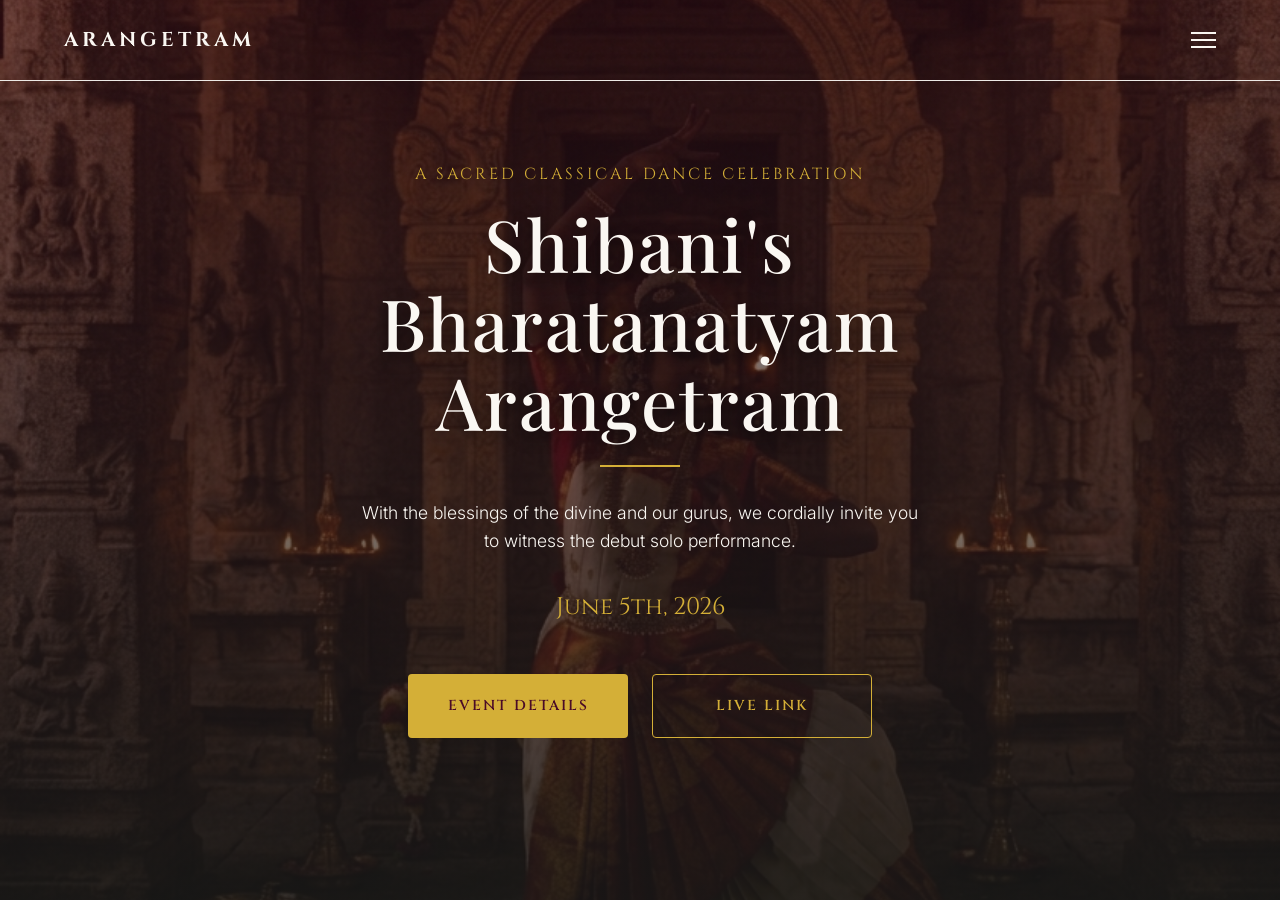
<file: index.html>
<!DOCTYPE html>
<html lang="en">

<head>
    <meta charset="UTF-8">
    <meta name="viewport" content="width=device-width, initial-scale=1.0">
    <title>Bharatanatyam Arangetram - A Classical Celebration</title>
    <link rel="icon" type="image/png" href="assets/favicon.png">

    <!-- Google Fonts -->
    <link rel="preconnect" href="https://fonts.googleapis.com">
    <link rel="preconnect" href="https://fonts.gstatic.com" crossorigin>
    <link
        href="https://fonts.googleapis.com/css2?family=Cinzel:wght@400;500;600;700&family=Playfair+Display:ital,wght@0,400;0,500;0,600;0,700;1,400&family=Inter:wght@300;400;500;600&display=swap"
        rel="stylesheet">

    <link rel="stylesheet" href="styles.css">
</head>

<body>

    <!-- Ambient background particles overlay -->
    <div class="particle-overlay" id="particles"></div>

    <!-- Navigation -->
    <nav id="navbar">
        <div class="nav-container">
            <a href="index.html" class="nav-logo">
                <span>ARANGETRAM</span>
            </a>
            <ul class="nav-links">
                <li><a href="index.html">Home</a></li>
                <li><a href="event.html">Event Details</a></li>
                <li><a href="program.html">Program</a></li>
                <li><a href="journey.html">Shibani's Dance Journey</a></li>
                <li><a href="guru.html">The Guru</a></li>
                <li><a href="school.html">Arathi School of Dance</a></li>
                <li><a href="artists.html">Artists</a></li>
                <li><a href="gallery.html">Gallery</a></li>
                <li><a href="livestream.html">Livestream</a></li>
            </ul>
            <div class="nav-right">
                <div class="hamburger">
                    <span></span>
                    <span></span>
                    <span></span>
                </div>
            </div>
        </div>
    </nav>

    <!-- Main Content Container for SPA -->
    <main id="main-content">
        <!-- Home Section -->
        <section id="home" class="hero page active">
        <div class="hero-bg"></div>
        <div class="hero-overlay"></div>
        <div class="hero-content">
            <p class="hero-subtitle slide-up fade-in">A Sacred Classical Dance Celebration</p>
            <h1 class="hero-title slide-up fade-in delay-1">Shibani's<br>Bharatanatyam Arangetram</h1>
            <div class="hero-divider slide-up fade-in delay-2"></div>
            <p class="hero-invitation slide-up fade-in delay-2">
                With the blessings of the divine and our gurus, we cordially invite you <br>
                to witness the debut solo performance.
            </p>
            <p class="hero-date slide-up fade-in delay-3">June 5th, 2026</p>
            <div class="hero-buttons slide-up fade-in delay-4">
                <a href="event.html" class="btn btn-primary">Event Details</a>
                <a href="https://www.youtube.com/live/MVNzUyk_Pss?si=YpcKERdyd5JngW4N" class="btn btn-secondary" target="_blank" rel="noopener">Live Link</a>
            </div>
        </div>
        <div class="scroll-indicator">
            <p>Scroll to Explore</p>
            <div class="mouse"></div>
        </div>
    </section>

    </main>

    <script src="script.js"></script>
</body>

</html>
</file>
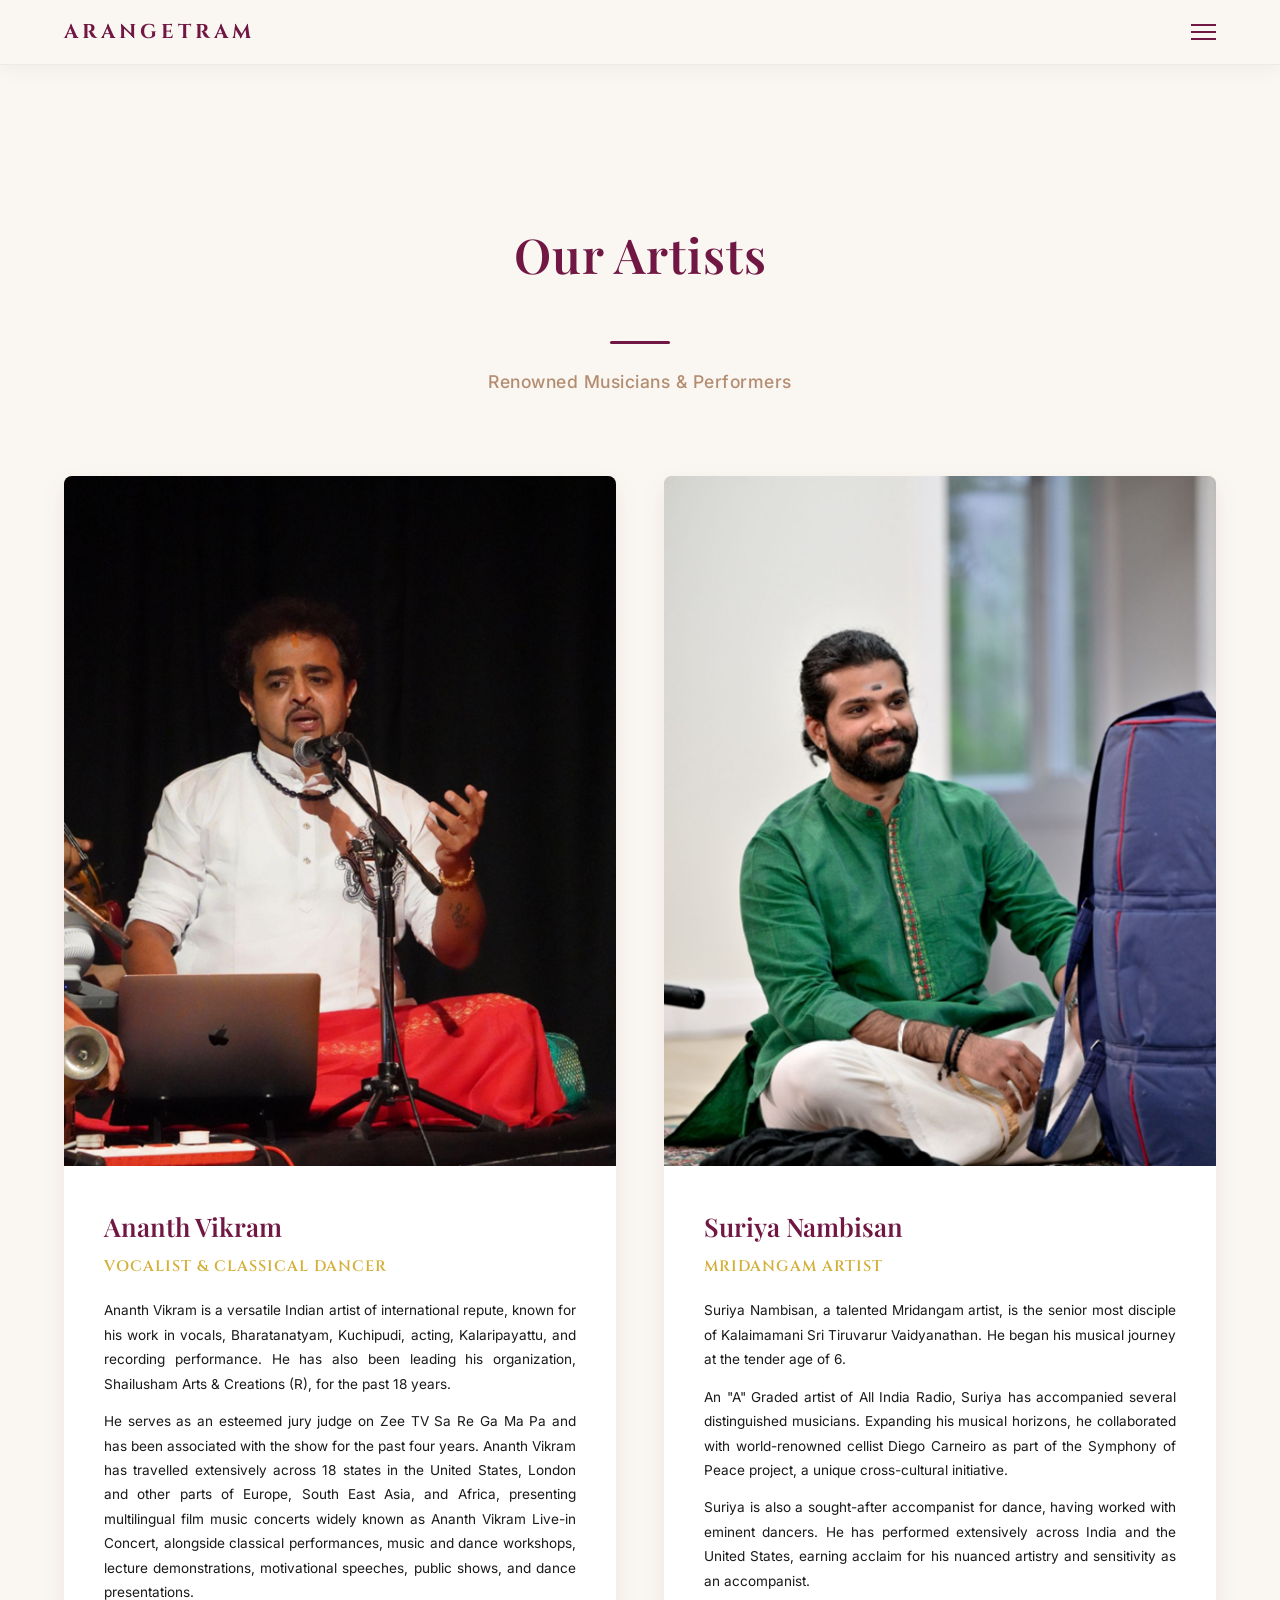
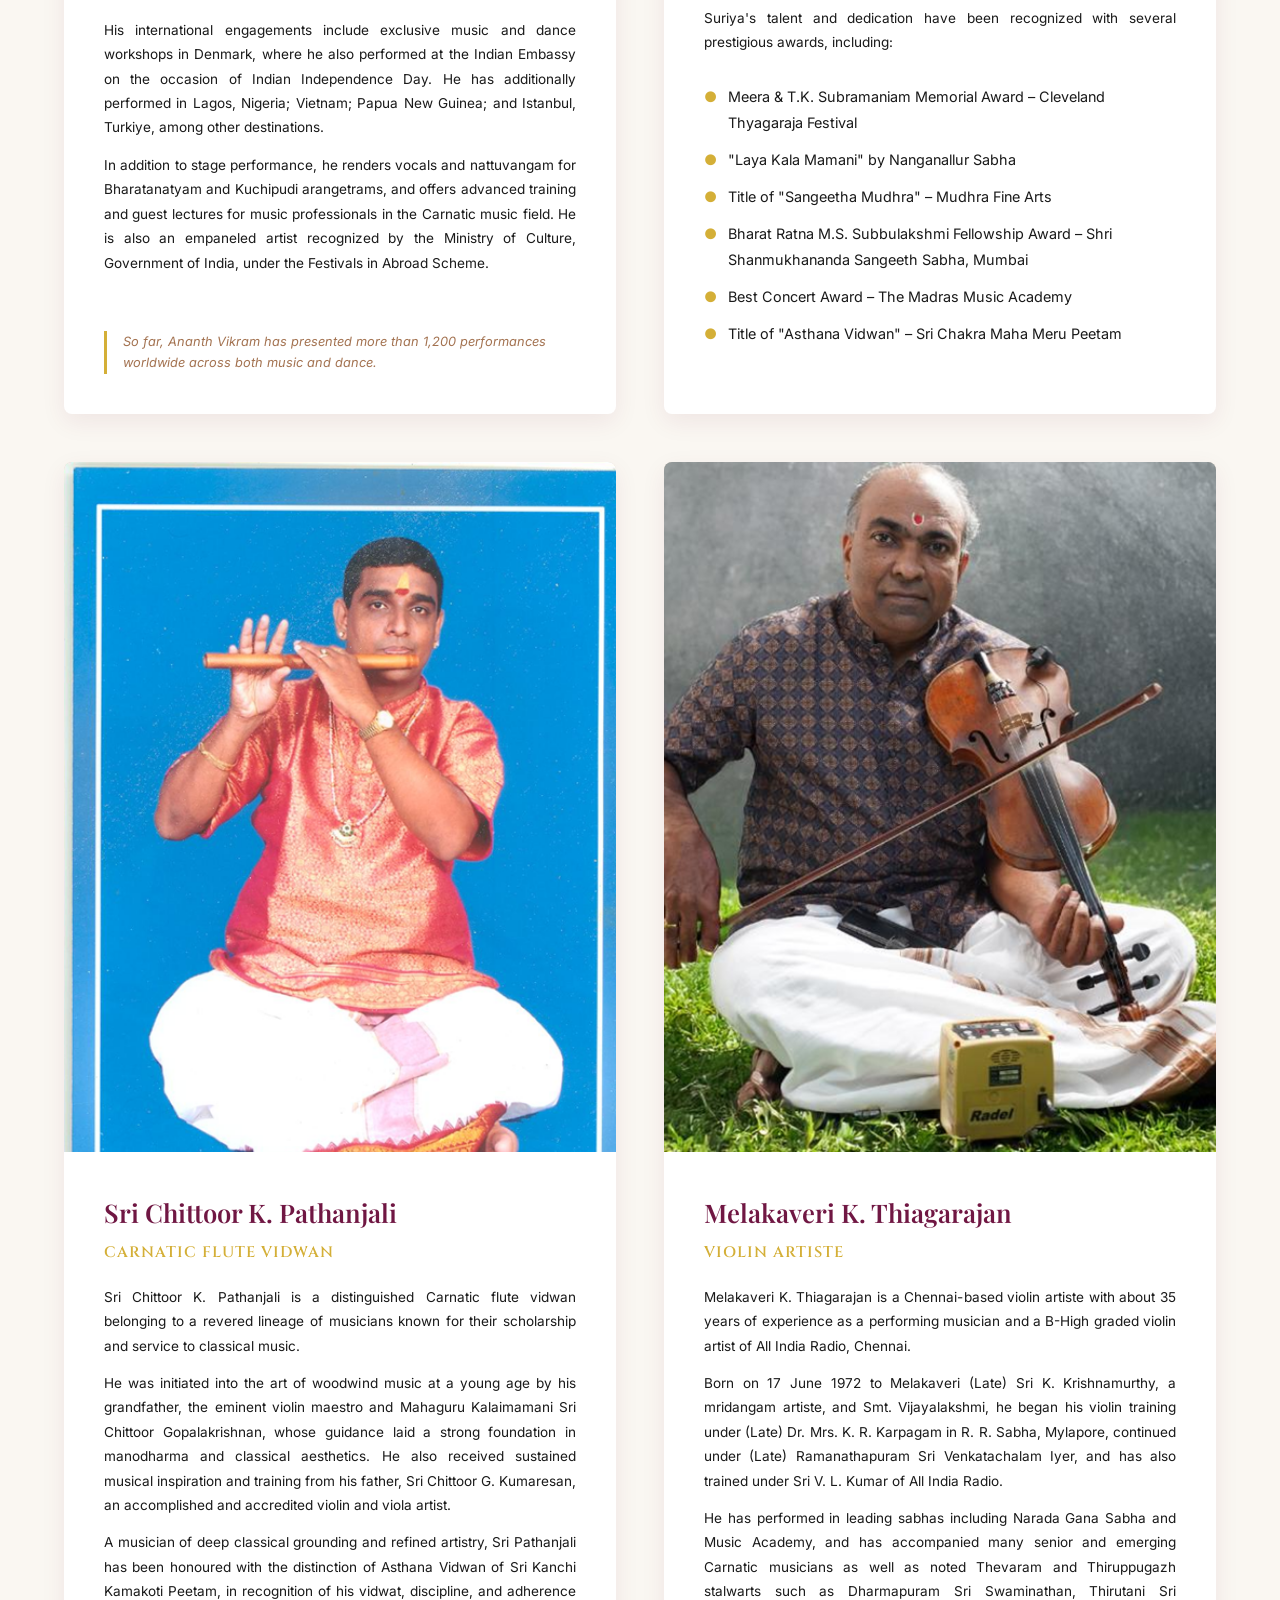
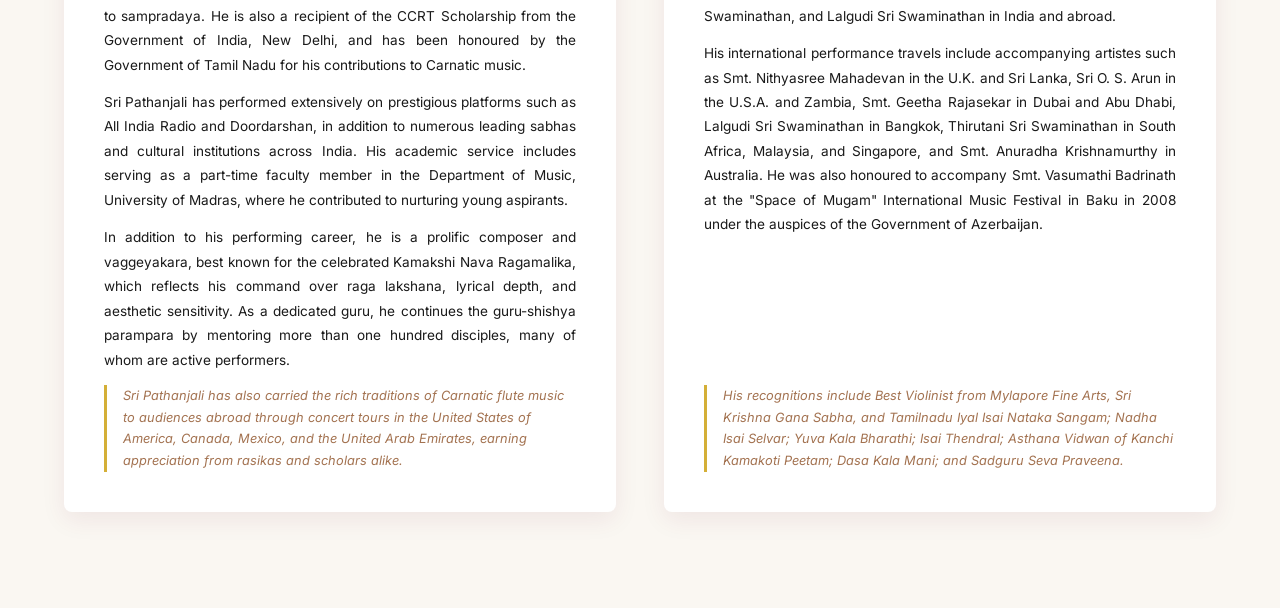
<file: artists.html>
<!DOCTYPE html>
<html lang="en">

<head>
    <meta charset="UTF-8">
    <meta name="viewport" content="width=device-width, initial-scale=1.0">
    <title>Artists — Bharatanatyam Arangetram</title>
    <link rel="icon" type="image/png" href="assets/favicon.png">

    <!-- Google Fonts -->
    <link rel="preconnect" href="https://fonts.googleapis.com">
    <link rel="preconnect" href="https://fonts.gstatic.com" crossorigin>
    <link
        href="https://fonts.googleapis.com/css2?family=Cinzel:wght@400;500;600;700&family=Playfair+Display:ital,wght@0,400;0,500;0,600;0,700;1,400&family=Inter:wght@300;400;500;600&display=swap"
        rel="stylesheet">

    <link rel="stylesheet" href="styles.css">
</head>

<body>

    <!-- Ambient background particles overlay -->
    <div class="particle-overlay" id="particles"></div>

    <!-- Navigation -->
    <nav id="navbar" class="scrolled">
        <div class="nav-container">
            <a href="index.html" class="nav-logo">
                <span>ARANGETRAM</span>
            </a>
            <ul class="nav-links">
                <li><a href="index.html">Home</a></li>
                <li><a href="event.html">Event Details</a></li>
                <li><a href="program.html">Program</a></li>
                <li><a href="journey.html">Shibani's Dance Journey</a></li>
                <li><a href="guru.html">The Guru</a></li>
                <li><a href="school.html">Arathi School of Dance</a></li>
                <li><a href="artists.html">Artists</a></li>
                <li><a href="gallery.html">Gallery</a></li>
                <li><a href="livestream.html">Livestream</a></li>
            </ul>
            <div class="nav-right">
                <div class="hamburger">
                    <span></span>
                    <span></span>
                    <span></span>
                </div>
            </div>
        </div>
    </nav>

    <!-- Main Content -->
    <main id="main-content">
        <section class="page active artists-page">
            <div class="content-wrapper">
                <div class="section-title">
                    <h1>Our Artists</h1>
                    <div class="decorative-separator"></div>
                    <p>Renowned Musicians & Performers</p>
                </div>

                <div class="artists-grid">
                    <div class="artist-card">
                        <div class="artist-image">
                            <img src="assets/artist1.png" alt="Ananth Vikram">
                        </div>
                        <div class="artist-content">
                            <h2>Ananth Vikram</h2>
                            <p class="artist-role">Vocalist & Classical Dancer</p>
                            <p class="artist-bio">Ananth Vikram is a versatile Indian artist of international repute, known for his work in vocals, Bharatanatyam, Kuchipudi, acting, Kalaripayattu, and recording performance. He has also been leading his organization, Shailusham Arts & Creations (R), for the past 18 years.</p>
                            <p class="artist-bio">He serves as an esteemed jury judge on Zee TV Sa Re Ga Ma Pa and has been associated with the show for the past four years. Ananth Vikram has travelled extensively across 18 states in the United States, London and other parts of Europe, South East Asia, and Africa, presenting multilingual film music concerts widely known as Ananth Vikram Live-in Concert, alongside classical performances, music and dance workshops, lecture demonstrations, motivational speeches, public shows, and dance presentations.</p>
                            <p class="artist-bio">His international engagements include exclusive music and dance workshops in Denmark, where he also performed at the Indian Embassy on the occasion of Indian Independence Day. He has additionally performed in Lagos, Nigeria; Vietnam; Papua New Guinea; and Istanbul, Turkiye, among other destinations.</p>
                            <p class="artist-bio">In addition to stage performance, he renders vocals and nattuvangam for Bharatanatyam and Kuchipudi arangetrams, and offers advanced training and guest lectures for music professionals in the Carnatic music field. He is also an empaneled artist recognized by the Ministry of Culture, Government of India, under the Festivals in Abroad Scheme.</p>
                            <p class="artist-highlights">So far, Ananth Vikram has presented more than 1,200 performances worldwide across both music and dance.</p>
                        </div>
                    </div>

                    <div class="artist-card">
                        <div class="artist-image">
                            <img src="assets/artist2.png" alt="Suriya Nambisan">
                        </div>
                        <div class="artist-content">
                            <h2>Suriya Nambisan</h2>
                            <p class="artist-role">Mridangam Artist</p>
                            <p class="artist-bio">Suriya Nambisan, a talented Mridangam artist, is the senior most disciple of Kalaimamani Sri Tiruvarur Vaidyanathan. He began his musical journey at the tender age of 6.</p>
                            <p class="artist-bio">An "A" Graded artist of All India Radio, Suriya has accompanied several distinguished musicians. Expanding his musical horizons, he collaborated with world-renowned cellist Diego Carneiro as part of the Symphony of Peace project, a unique cross-cultural initiative.</p>
                            <p class="artist-bio">Suriya is also a sought-after accompanist for dance, having worked with eminent dancers. He has performed extensively across India and the United States, earning acclaim for his nuanced artistry and sensitivity as an accompanist.</p>
                            <p class="artist-bio">Suriya's talent and dedication have been recognized with several prestigious awards, including:</p>
                            <ul class="artist-awards">
                                <li>Meera &amp; T.K. Subramaniam Memorial Award – Cleveland Thyagaraja Festival</li>
                                <li>"Laya Kala Mamani" by Nanganallur Sabha</li>
                                <li>Title of "Sangeetha Mudhra" – Mudhra Fine Arts</li>
                                <li>Bharat Ratna M.S. Subbulakshmi Fellowship Award – Shri Shanmukhananda Sangeeth Sabha, Mumbai</li>
                                <li>Best Concert Award – The Madras Music Academy</li>
                                <li>Title of "Asthana Vidwan" – Sri Chakra Maha Meru Peetam</li>
                            </ul>
                        </div>
                    </div>

                    <div class="artist-card">
                        <div class="artist-image">
                            <img src="assets/artist3.png" alt="Sri Chittoor K. Pathanjali">
                        </div>
                        <div class="artist-content">
                            <h2>Sri Chittoor K. Pathanjali</h2>
                            <p class="artist-role">Carnatic Flute Vidwan</p>
                            <p class="artist-bio">Sri Chittoor K. Pathanjali is a distinguished Carnatic flute vidwan belonging to a revered lineage of musicians known for their scholarship and service to classical music.</p>
                            <p class="artist-bio">He was initiated into the art of woodwind music at a young age by his grandfather, the eminent violin maestro and Mahaguru Kalaimamani Sri Chittoor Gopalakrishnan, whose guidance laid a strong foundation in manodharma and classical aesthetics. He also received sustained musical inspiration and training from his father, Sri Chittoor G. Kumaresan, an accomplished and accredited violin and viola artist.</p>
                            <p class="artist-bio">A musician of deep classical grounding and refined artistry, Sri Pathanjali has been honoured with the distinction of Asthana Vidwan of Sri Kanchi Kamakoti Peetam, in recognition of his vidwat, discipline, and adherence to sampradaya. He is also a recipient of the CCRT Scholarship from the Government of India, New Delhi, and has been honoured by the Government of Tamil Nadu for his contributions to Carnatic music.</p>
                            <p class="artist-bio">Sri Pathanjali has performed extensively on prestigious platforms such as All India Radio and Doordarshan, in addition to numerous leading sabhas and cultural institutions across India. His academic service includes serving as a part-time faculty member in the Department of Music, University of Madras, where he contributed to nurturing young aspirants.</p>
                            <p class="artist-bio">In addition to his performing career, he is a prolific composer and vaggeyakara, best known for the celebrated Kamakshi Nava Ragamalika, which reflects his command over raga lakshana, lyrical depth, and aesthetic sensitivity. As a dedicated guru, he continues the guru-shishya parampara by mentoring more than one hundred disciples, many of whom are active performers.</p>
                            <p class="artist-highlights">Sri Pathanjali has also carried the rich traditions of Carnatic flute music to audiences abroad through concert tours in the United States of America, Canada, Mexico, and the United Arab Emirates, earning appreciation from rasikas and scholars alike.</p>
                        </div>
                    </div>

                    <div class="artist-card">
                        <div class="artist-image">
                            <img src="assets/artist4.png" alt="Melakaveri K. Thiagarajan">
                        </div>
                        <div class="artist-content">
                            <h2>Melakaveri K. Thiagarajan</h2>
                            <p class="artist-role">Violin Artiste</p>
                            <p class="artist-bio">Melakaveri K. Thiagarajan is a Chennai-based violin artiste with about 35 years of experience as a performing musician and a B-High graded violin artist of All India Radio, Chennai.</p>
                            <p class="artist-bio">Born on 17 June 1972 to Melakaveri (Late) Sri K. Krishnamurthy, a mridangam artiste, and Smt. Vijayalakshmi, he began his violin training under (Late) Dr. Mrs. K. R. Karpagam in R. R. Sabha, Mylapore, continued under (Late) Ramanathapuram Sri Venkatachalam Iyer, and has also trained under Sri V. L. Kumar of All India Radio.</p>
                            <p class="artist-bio">He has performed in leading sabhas including Narada Gana Sabha and Music Academy, and has accompanied many senior and emerging Carnatic musicians as well as noted Thevaram and Thiruppugazh stalwarts such as Dharmapuram Sri Swaminathan, Thirutani Sri Swaminathan, and Lalgudi Sri Swaminathan in India and abroad.</p>
                            <p class="artist-bio">His international performance travels include accompanying artistes such as Smt. Nithyasree Mahadevan in the U.K. and Sri Lanka, Sri O. S. Arun in the U.S.A. and Zambia, Smt. Geetha Rajasekar in Dubai and Abu Dhabi, Lalgudi Sri Swaminathan in Bangkok, Thirutani Sri Swaminathan in South Africa, Malaysia, and Singapore, and Smt. Anuradha Krishnamurthy in Australia. He was also honoured to accompany Smt. Vasumathi Badrinath at the "Space of Mugam" International Music Festival in Baku in 2008 under the auspices of the Government of Azerbaijan.</p>
                            <p class="artist-highlights">His recognitions include Best Violinist from Mylapore Fine Arts, Sri Krishna Gana Sabha, and Tamilnadu Iyal Isai Nataka Sangam; Nadha Isai Selvar; Yuva Kala Bharathi; Isai Thendral; Asthana Vidwan of Kanchi Kamakoti Peetam; Dasa Kala Mani; and Sadguru Seva Praveena.</p>
                        </div>
                    </div>
                </div>
            </div>
        </section>
    </main>

    <script src="script.js"></script>
</body>

</html>
</file>
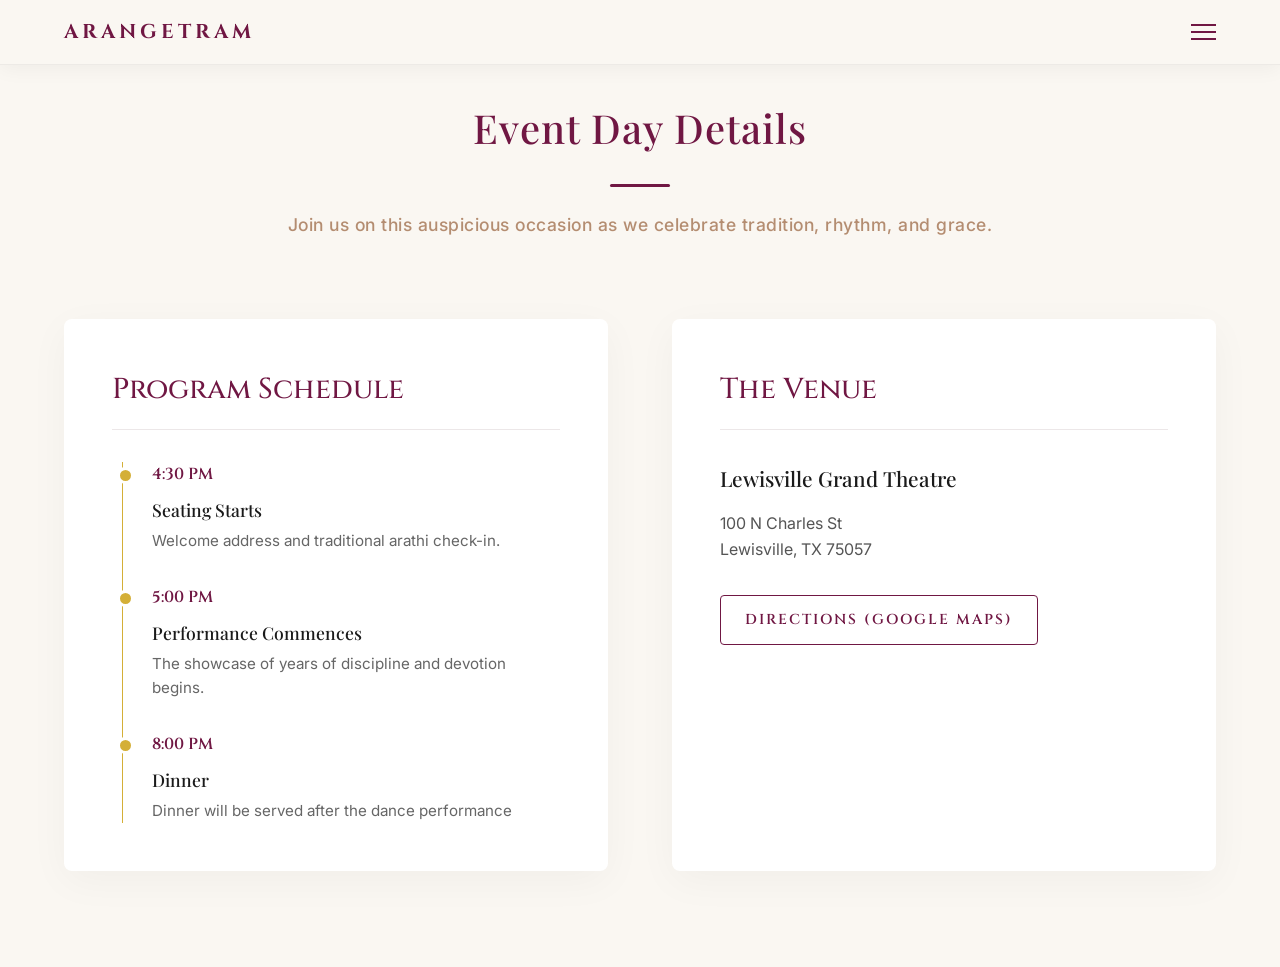
<file: event.html>
<!DOCTYPE html>
<html lang="en">

<head>
    <meta charset="UTF-8">
    <meta name="viewport" content="width=device-width, initial-scale=1.0">
    <title>Bharatanatyam Arangetram</title>
    <link rel="icon" type="image/png" href="assets/favicon.png">

    <!-- Google Fonts -->
    <link rel="preconnect" href="https://fonts.googleapis.com">
    <link rel="preconnect" href="https://fonts.gstatic.com" crossorigin>
    <link
        href="https://fonts.googleapis.com/css2?family=Cinzel:wght@400;500;600;700&family=Playfair+Display:ital,wght@0,400;0,500;0,600;0,700;1,400&family=Inter:wght@300;400;500;600&display=swap"
        rel="stylesheet">

    <link rel="stylesheet" href="styles.css">
</head>

<body>

    <!-- Ambient background particles overlay -->
    <div class="particle-overlay" id="particles"></div>

    <!-- Navigation -->
    <nav id="navbar" class="scrolled">
        <div class="nav-container">
            <a href="index.html" class="nav-logo">
                <span>ARANGETRAM</span>
            </a>
            <ul class="nav-links">
                <li><a href="index.html">Home</a></li>
                <li><a href="event.html">Event Details</a></li>
                <li><a href="program.html">Program</a></li>
                <li><a href="journey.html">Shibani's Dance Journey</a></li>
                <li><a href="guru.html">The Guru</a></li>
                <li><a href="school.html">Arathi School of Dance</a></li>
                <li><a href="artists.html">Artists</a></li>
                <li><a href="gallery.html">Gallery</a></li>
                <li><a href="livestream.html">Livestream</a></li>
            </ul>
            <div class="nav-right">
                <div class="hamburger">
                    <span></span>
                    <span></span>
                    <span></span>
                </div>
            </div>
        </div>
    </nav>

    <!-- Main Content Container for SPA -->
    <main id="main-content">
        <!-- Event Day Section -->
        <section id="event" class="section page active">
            <div class="container">
                <div class="section-title">
                    <h2>Event Day Details</h2>
                    <div class="decorative-separator"></div>
                    <p>Join us on this auspicious occasion as we celebrate tradition, rhythm, and grace.</p>
                </div>

                <div class="event-grid">
                    <div class="event-card timeline-card">
                        <h3>Program Schedule</h3>
                        <ul class="timeline">
                            <li>
                                <span class="time">4:30 PM</span>
                                <div class="content">
                                    <h4>Seating Starts</h4>
                                    <p>Welcome address and traditional arathi check-in.</p>
                                </div>
                            </li>
                            <li>
                                <span class="time">5:00 PM</span>
                                <div class="content">
                                    <h4>Performance Commences</h4>
                                    <p>The showcase of years of discipline and devotion begins.</p>
                                </div>
                            </li>
                            <li>
                                <span class="time">8:00 PM</span>
                                <div class="content">
                                    <h4>Dinner</h4>
                                    <p>Dinner will be served after the dance performance</p>
                                </div>
                            </li>
                        </ul>
                    </div>

                    <div class="event-card venue-card">
                        <h3>The Venue</h3>
                        <div class="venue-details">
                            <h4>Lewisville Grand Theatre</h4>
                            <p>100 N Charles St<br>Lewisville, TX 75057</p>
                            <a href="https://maps.google.com/?q=Lewisville+Grand+Theatre+100+N+Charles+St,+Lewisville,+TX+75057"
                                target="_blank" class="btn btn-outline">Directions (Google Maps)</a>
                        </div>
                    </div>
                </div>
            </div>
        </section>

    </main>

    <script src="script.js"></script>
</body>

</html>
</file>
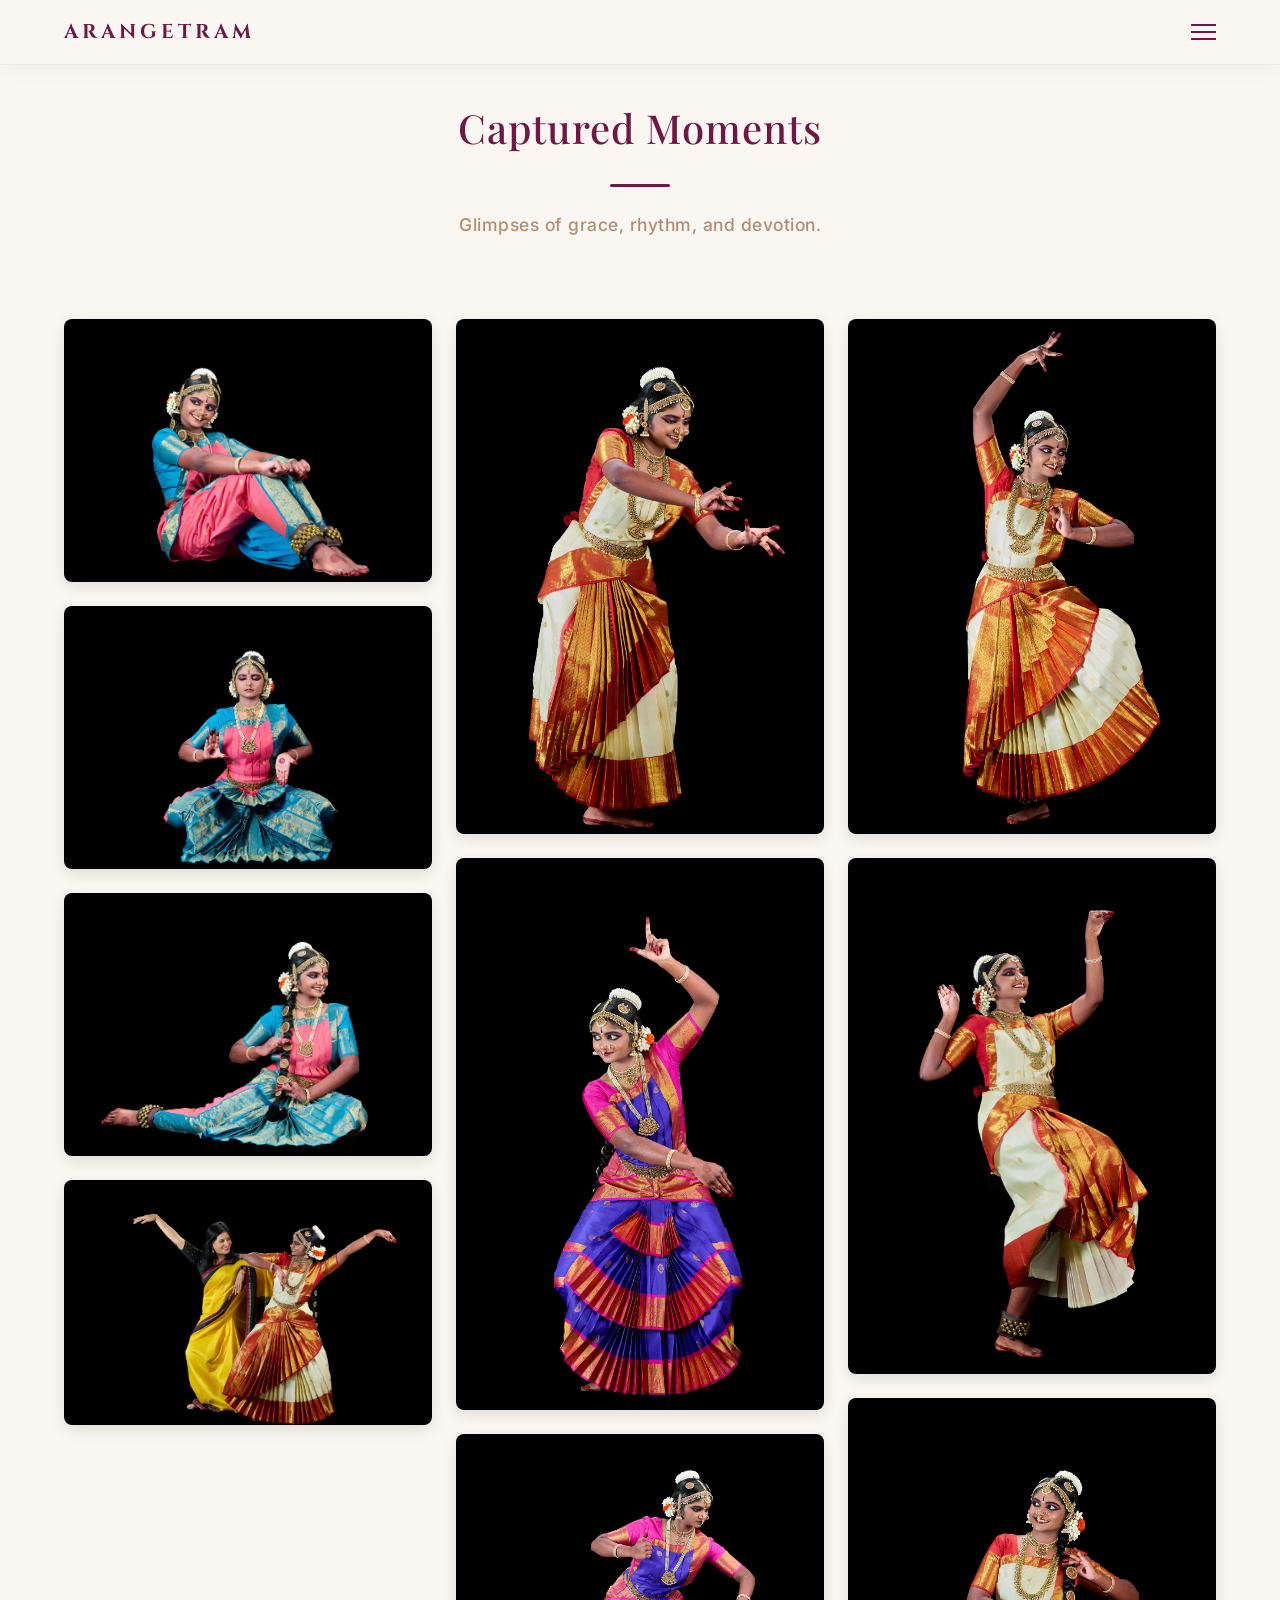
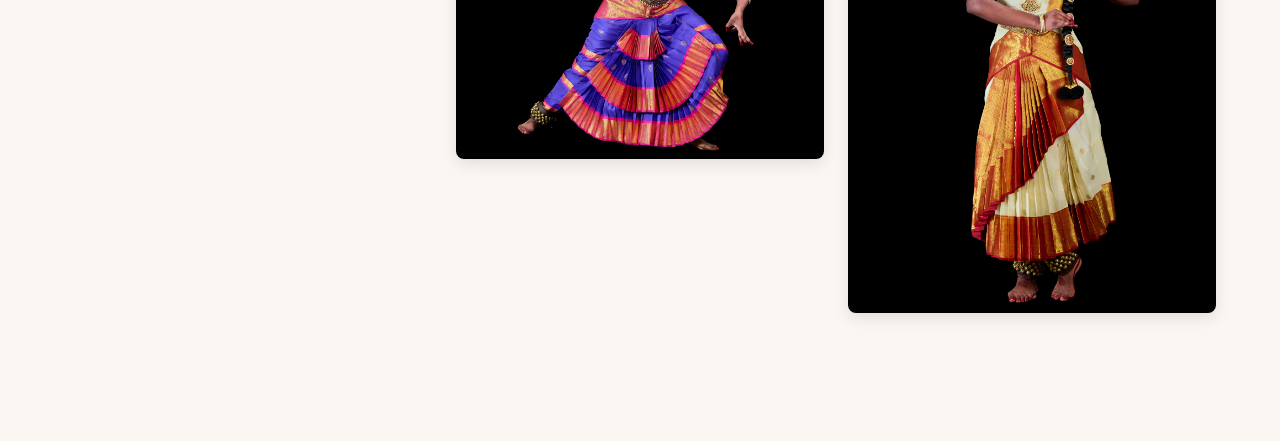
<file: gallery.html>
<!DOCTYPE html>
<html lang="en">

<head>
    <meta charset="UTF-8">
    <meta name="viewport" content="width=device-width, initial-scale=1.0">
    <title>Bharatanatyam Arangetram</title>
    <link rel="icon" type="image/png" href="assets/favicon.png">

    <!-- Google Fonts -->
    <link rel="preconnect" href="https://fonts.googleapis.com">
    <link rel="preconnect" href="https://fonts.gstatic.com" crossorigin>
    <link
        href="https://fonts.googleapis.com/css2?family=Cinzel:wght@400;500;600;700&family=Playfair+Display:ital,wght@0,400;0,500;0,600;0,700;1,400&family=Inter:wght@300;400;500;600&display=swap"
        rel="stylesheet">

    <link rel="stylesheet" href="styles.css">
</head>

<body>

    <!-- Ambient background particles overlay -->
    <div class="particle-overlay" id="particles"></div>

    <!-- Navigation -->
    <nav id="navbar" class="scrolled">
        <div class="nav-container">
            <a href="index.html" class="nav-logo">
                <span>ARANGETRAM</span>
            </a>
            <ul class="nav-links">
                <li><a href="index.html">Home</a></li>
                <li><a href="event.html">Event Details</a></li>
                <li><a href="program.html">Program</a></li>
                <li><a href="journey.html">Shibani's Dance Journey</a></li>
                <li><a href="guru.html">The Guru</a></li>
                <li><a href="school.html">Arathi School of Dance</a></li>
                <li><a href="artists.html">Artists</a></li>
                <li><a href="gallery.html">Gallery</a></li>
                <li><a href="livestream.html">Livestream</a></li>
            </ul>
            <div class="nav-right">
                <div class="hamburger">
                    <span></span>
                    <span></span>
                    <span></span>
                </div>
            </div>
        </div>
    </nav>

    <!-- Main Content Container for SPA -->
    <main id="main-content">
        <!-- Gallery Section -->
        <section id="gallery" class="section page active">
            <div class="container">
                <div class="section-title">
                    <h2>Captured Moments</h2>
                    <div class="decorative-separator"></div>
                    <p>Glimpses of grace, rhythm, and devotion.</p>
                </div>

                <div class="gallery-grid">
                    <div class="gallery-item"><img src="assets/dance1.jpg" alt="Dance Moment 1"></div>
                    <div class="gallery-item"><img src="assets/dance4.jpg" alt="Dance Moment 2"></div>
                    <div class="gallery-item"><img src="assets/dance5.jpg" alt="Dance Moment 3"></div>
                    <!-- <div class="gallery-item"><img src="assets/dance6.jpg" alt="Dance Moment 4"></div> -->
                    <div class="gallery-item"><img src="assets/dance2.jpg" alt="Dance Moment 5"></div>
                    <div class="gallery-item"><img src="assets/dance3.jpg" alt="Dance Moment 6"></div>
                    <div class="gallery-item"><img src="assets/dance8.jpg" alt="Dance Moment 7"></div>
                    <div class="gallery-item"><img src="assets/dance10.jpg" alt="Dance Moment 8"></div>
                    <div class="gallery-item"><img src="assets/dance11.jpg" alt="Dance Moment 9"></div>
                    <div class="gallery-item"><img src="assets/dance13.jpg" alt="Dance Moment 10"></div>
                    <div class="gallery-item"><img src="assets/dance14.jpg" alt="Dance Moment 11"></div>
                    <!-- <div class="gallery-item"><img src="assets/dance15.jpg" alt="Dance Moment 12"></div> -->
                </div>
            </div>
        </section>

    </main>

    <script src="script.js"></script>
</body>

</html>
</file>
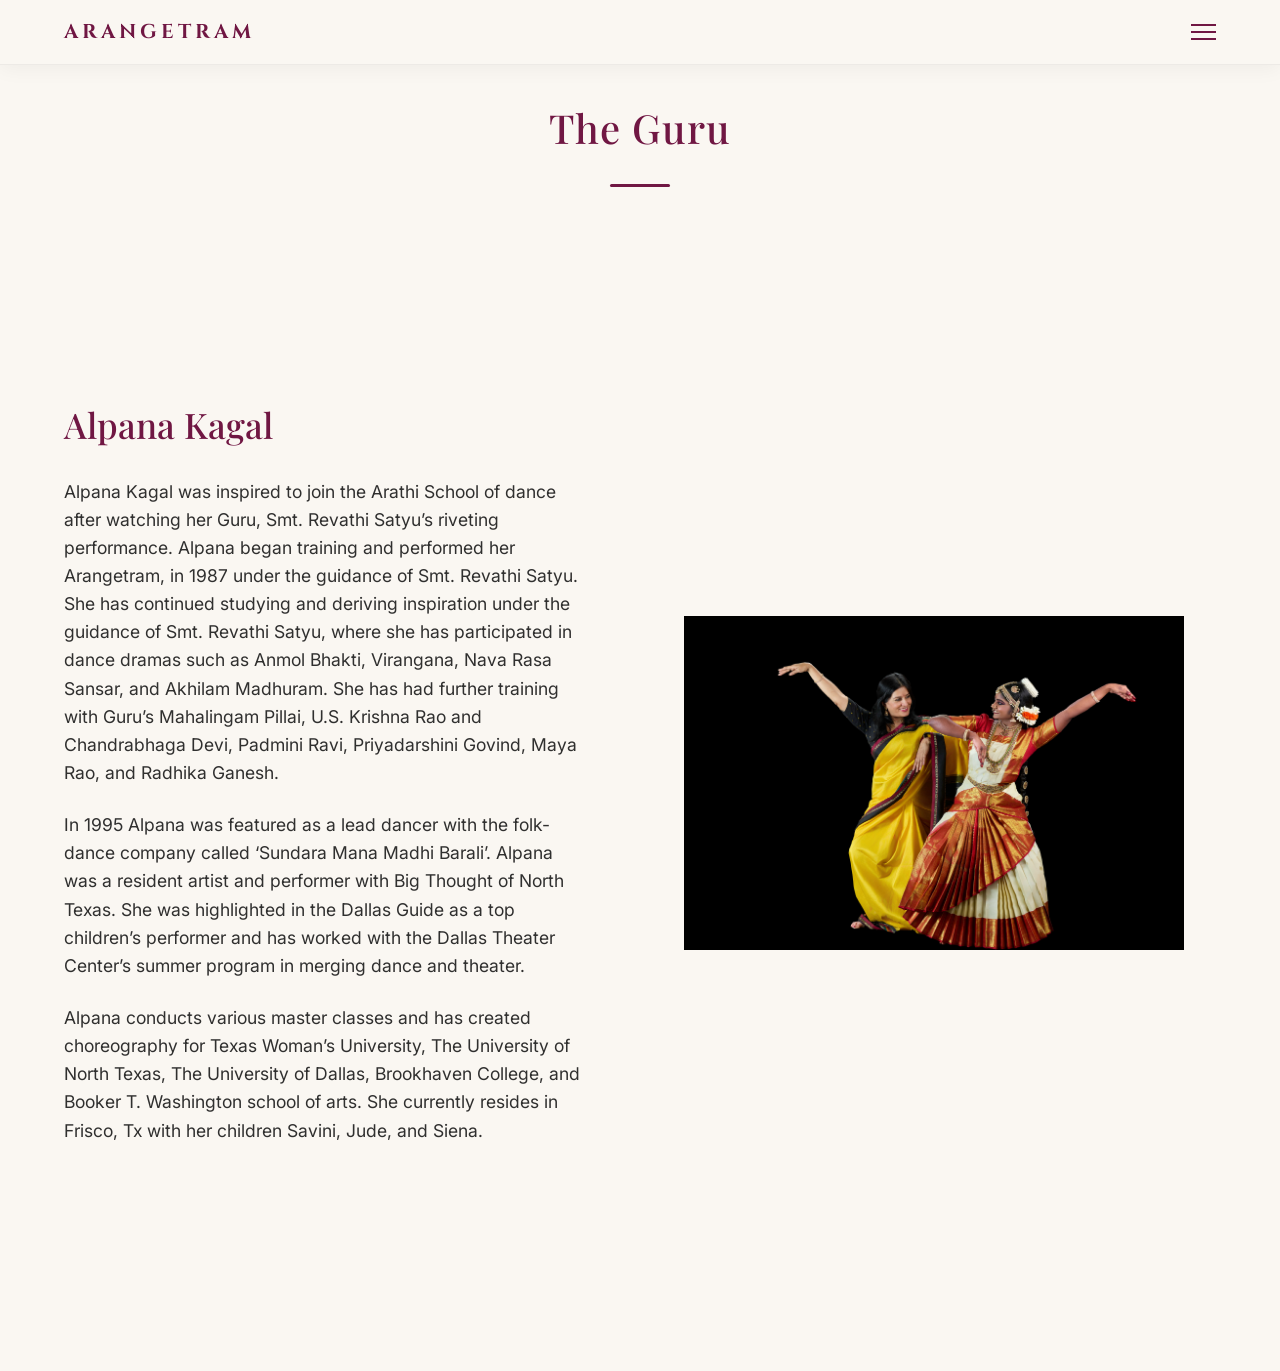
<file: guru.html>
<!DOCTYPE html>
<html lang="en">

<head>
    <meta charset="UTF-8">
    <meta name="viewport" content="width=device-width, initial-scale=1.0">
    <title>Bharatanatyam Arangetram</title>
    <link rel="icon" type="image/png" href="assets/favicon.png">

    <!-- Google Fonts -->
    <link rel="preconnect" href="https://fonts.googleapis.com">
    <link rel="preconnect" href="https://fonts.gstatic.com" crossorigin>
    <link
        href="https://fonts.googleapis.com/css2?family=Cinzel:wght@400;500;600;700&family=Playfair+Display:ital,wght@0,400;0,500;0,600;0,700;1,400&family=Inter:wght@300;400;500;600&display=swap"
        rel="stylesheet">

    <link rel="stylesheet" href="styles.css">
</head>

<body>

    <!-- Ambient background particles overlay -->
    <div class="particle-overlay" id="particles"></div>

    <!-- Navigation -->
    <nav id="navbar" class="scrolled">
        <div class="nav-container">
            <a href="index.html" class="nav-logo">
                <span>ARANGETRAM</span>
            </a>
            <ul class="nav-links">
                <li><a href="index.html">Home</a></li>
                <li><a href="event.html">Event Details</a></li>
                <li><a href="program.html">Program</a></li>
                <li><a href="journey.html">Shibani's Dance Journey</a></li>
                <li><a href="guru.html">The Guru</a></li>
                <li><a href="school.html">Arathi School of Dance</a></li>
                <li><a href="artists.html">Artists</a></li>
                <li><a href="gallery.html">Gallery</a></li>
                <li><a href="livestream.html">Livestream</a></li>
            </ul>
            <div class="nav-right">
                <div class="hamburger">
                    <span></span>
                    <span></span>
                    <span></span>
                </div>
            </div>
        </div>
    </nav>

    <!-- Main Content Container for SPA -->
    <main id="main-content">
        <!-- About the Guru Section -->
        <section id="guru" class="section page active">
            <div class="container">
                <div class="section-title">
                    <h2>The Guru</h2>
                    <div class="decorative-separator"></div>
                </div>

                <div class="guru-layout">
                    <div class="guru-text">
                        <h3>Alpana Kagal</h3>
                        <p>Alpana Kagal was inspired to join the Arathi School of dance after watching her Guru, Smt.
                            Revathi Satyu’s riveting performance. Alpana began training and performed her Arangetram, in
                            1987 under the guidance of Smt. Revathi Satyu. She has continued studying and deriving
                            inspiration under the guidance of Smt. Revathi Satyu, where she has participated in dance
                            dramas
                            such as Anmol Bhakti, Virangana, Nava Rasa Sansar, and Akhilam Madhuram. She has had further
                            training with Guru’s Mahalingam Pillai, U.S. Krishna Rao and Chandrabhaga Devi, Padmini
                            Ravi,
                            Priyadarshini Govind, Maya Rao, and Radhika Ganesh.</p>
                        <p>In 1995 Alpana was featured as a lead dancer with the folk-dance company called ‘Sundara Mana
                            Madhi Barali’. Alpana was a resident artist and performer with Big Thought of North Texas.
                            She
                            was highlighted in the Dallas Guide as a top children’s performer and has worked with the
                            Dallas
                            Theater Center’s summer program in merging dance and theater.</p>
                        <p>Alpana conducts various master classes and has created choreography for Texas Woman’s
                            University,
                            The University of North Texas, The University of Dallas, Brookhaven College, and Booker T.
                            Washington school of arts. She currently resides in Frisco, Tx with her children Savini,
                            Jude,
                            and Siena.</p>
                    </div>
                    <div class="guru-portrait-wrapper">
                        <div class="guru-portrait-frame">
                            <img src="./assets/dance2.jpg" alt="Guru Alpana Kagal">
                        </div>
                    </div>
                </div>
            </div>
        </section>

    </main>

    <script src="script.js"></script>
</body>

</html>
</file>
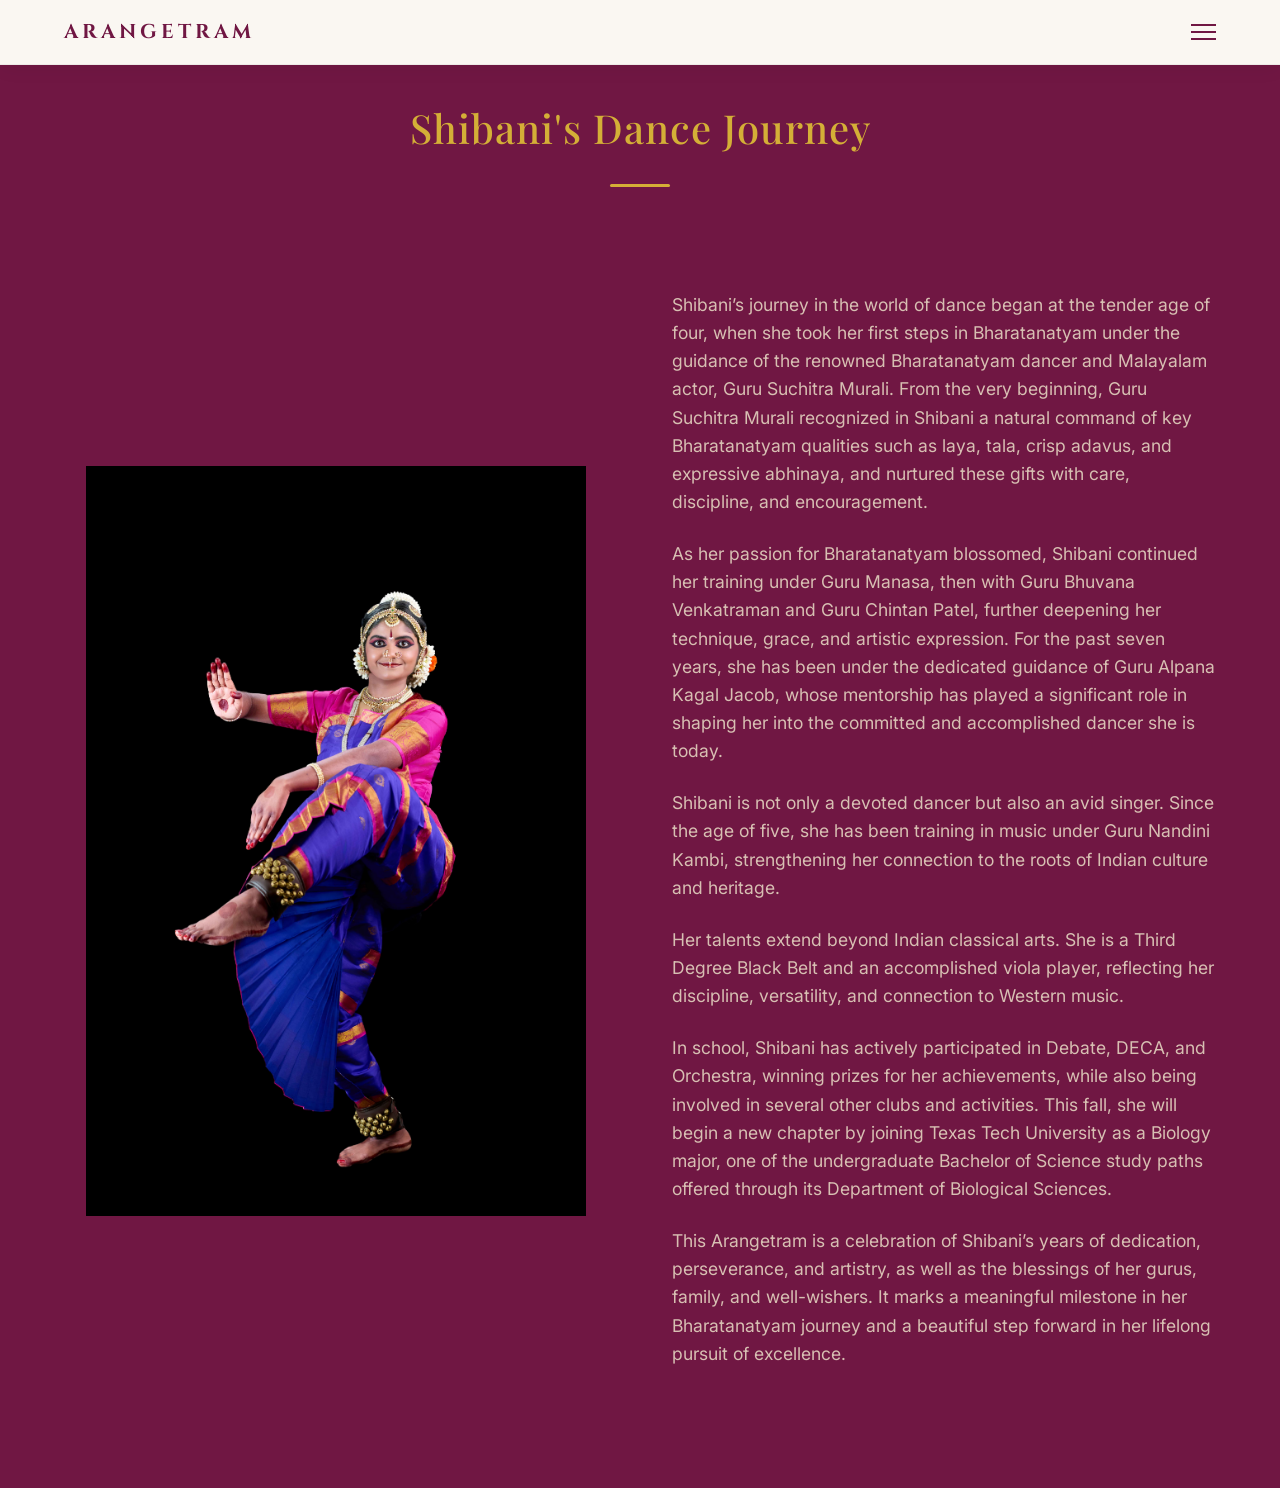
<file: journey.html>
<!DOCTYPE html>
<html lang="en">

<head>
    <meta charset="UTF-8">
    <meta name="viewport" content="width=device-width, initial-scale=1.0">
    <title>Bharatanatyam Arangetram</title>
    <link rel="icon" type="image/png" href="assets/favicon.png">

    <!-- Google Fonts -->
    <link rel="preconnect" href="https://fonts.googleapis.com">
    <link rel="preconnect" href="https://fonts.gstatic.com" crossorigin>
    <link
        href="https://fonts.googleapis.com/css2?family=Cinzel:wght@400;500;600;700&family=Playfair+Display:ital,wght@0,400;0,500;0,600;0,700;1,400&family=Inter:wght@300;400;500;600&display=swap"
        rel="stylesheet">

    <link rel="stylesheet" href="styles.css">
</head>

<body>

    <!-- Ambient background particles overlay -->
    <div class="particle-overlay" id="particles"></div>

    <!-- Navigation -->
    <nav id="navbar" class="scrolled">
        <div class="nav-container">
            <a href="index.html" class="nav-logo">
                <span>ARANGETRAM</span>
            </a>
            <ul class="nav-links">
                <li><a href="index.html">Home</a></li>
                <li><a href="event.html">Event Details</a></li>
                <li><a href="program.html">Program</a></li>
                <li><a href="journey.html">Shibani's Dance Journey</a></li>
                <li><a href="guru.html">The Guru</a></li>
                <li><a href="school.html">Arathi School of Dance</a></li>
                <li><a href="artists.html">Artists</a></li>
                <li><a href="gallery.html">Gallery</a></li>
                <li><a href="livestream.html">Livestream</a></li>
            </ul>
            <div class="nav-right">
                <div class="hamburger">
                    <span></span>
                    <span></span>
                    <span></span>
                </div>
            </div>
        </div>
    </nav>

    <!-- Main Content Container for SPA -->
    <main id="main-content">
        <!-- Dance Journey Section -->
        <section id="journey" class="section section-dark page active">
            <div class="container">
                <div class="section-title">
                    <h2>Shibani's Dance Journey</h2>
                    <div class="decorative-separator gold-sep"></div>
                </div>

                <div class="journey-content">
                    <div class="journey-image">
                        <img src="assets/dance7.jpg" alt="Shibani - Dance Journey">
                    </div>
                    <div class="journey-text">
                        <p>Shibani’s journey in the world of dance began at the tender age of four, when she took her first steps in Bharatanatyam under the guidance of the renowned Bharatanatyam dancer and Malayalam actor, Guru Suchitra Murali. From the very beginning, Guru Suchitra Murali recognized in Shibani a natural command of key Bharatanatyam qualities such as laya, tala, crisp adavus, and expressive abhinaya, and nurtured these gifts with care, discipline, and encouragement.</p>
                        <p>As her passion for Bharatanatyam blossomed, Shibani continued her training under Guru Manasa, then with Guru Bhuvana Venkatraman and Guru Chintan Patel, further deepening her technique, grace, and artistic expression. For the past seven years, she has been under the dedicated guidance of Guru Alpana Kagal Jacob, whose mentorship has played a significant role in shaping her into the committed and accomplished dancer she is today.</p>
                        <p>Shibani is not only a devoted dancer but also an avid singer. Since the age of five, she has been training in music under Guru Nandini Kambi, strengthening her connection to the roots of Indian culture and heritage.</p>
                        <p>Her talents extend beyond Indian classical arts. She is a Third Degree Black Belt and an accomplished viola player, reflecting her discipline, versatility, and connection to Western music.</p>
                        <p>In school, Shibani has actively participated in Debate, DECA, and Orchestra, winning prizes for her achievements, while also being involved in several other clubs and activities. This fall, she will begin a new chapter by joining Texas Tech University as a Biology major, one of the undergraduate Bachelor of Science study paths offered through its Department of Biological Sciences.</p>
                        <p>This Arangetram is a celebration of Shibani’s years of dedication, perseverance, and artistry, as well as the blessings of her gurus, family, and well-wishers. It marks a meaningful milestone in her Bharatanatyam journey and a beautiful step forward in her lifelong pursuit of excellence.</p>
                    </div>
                </div>
            </div>
        </section>

    </main>

    <script src="script.js"></script>
</body>

</html>
</file>
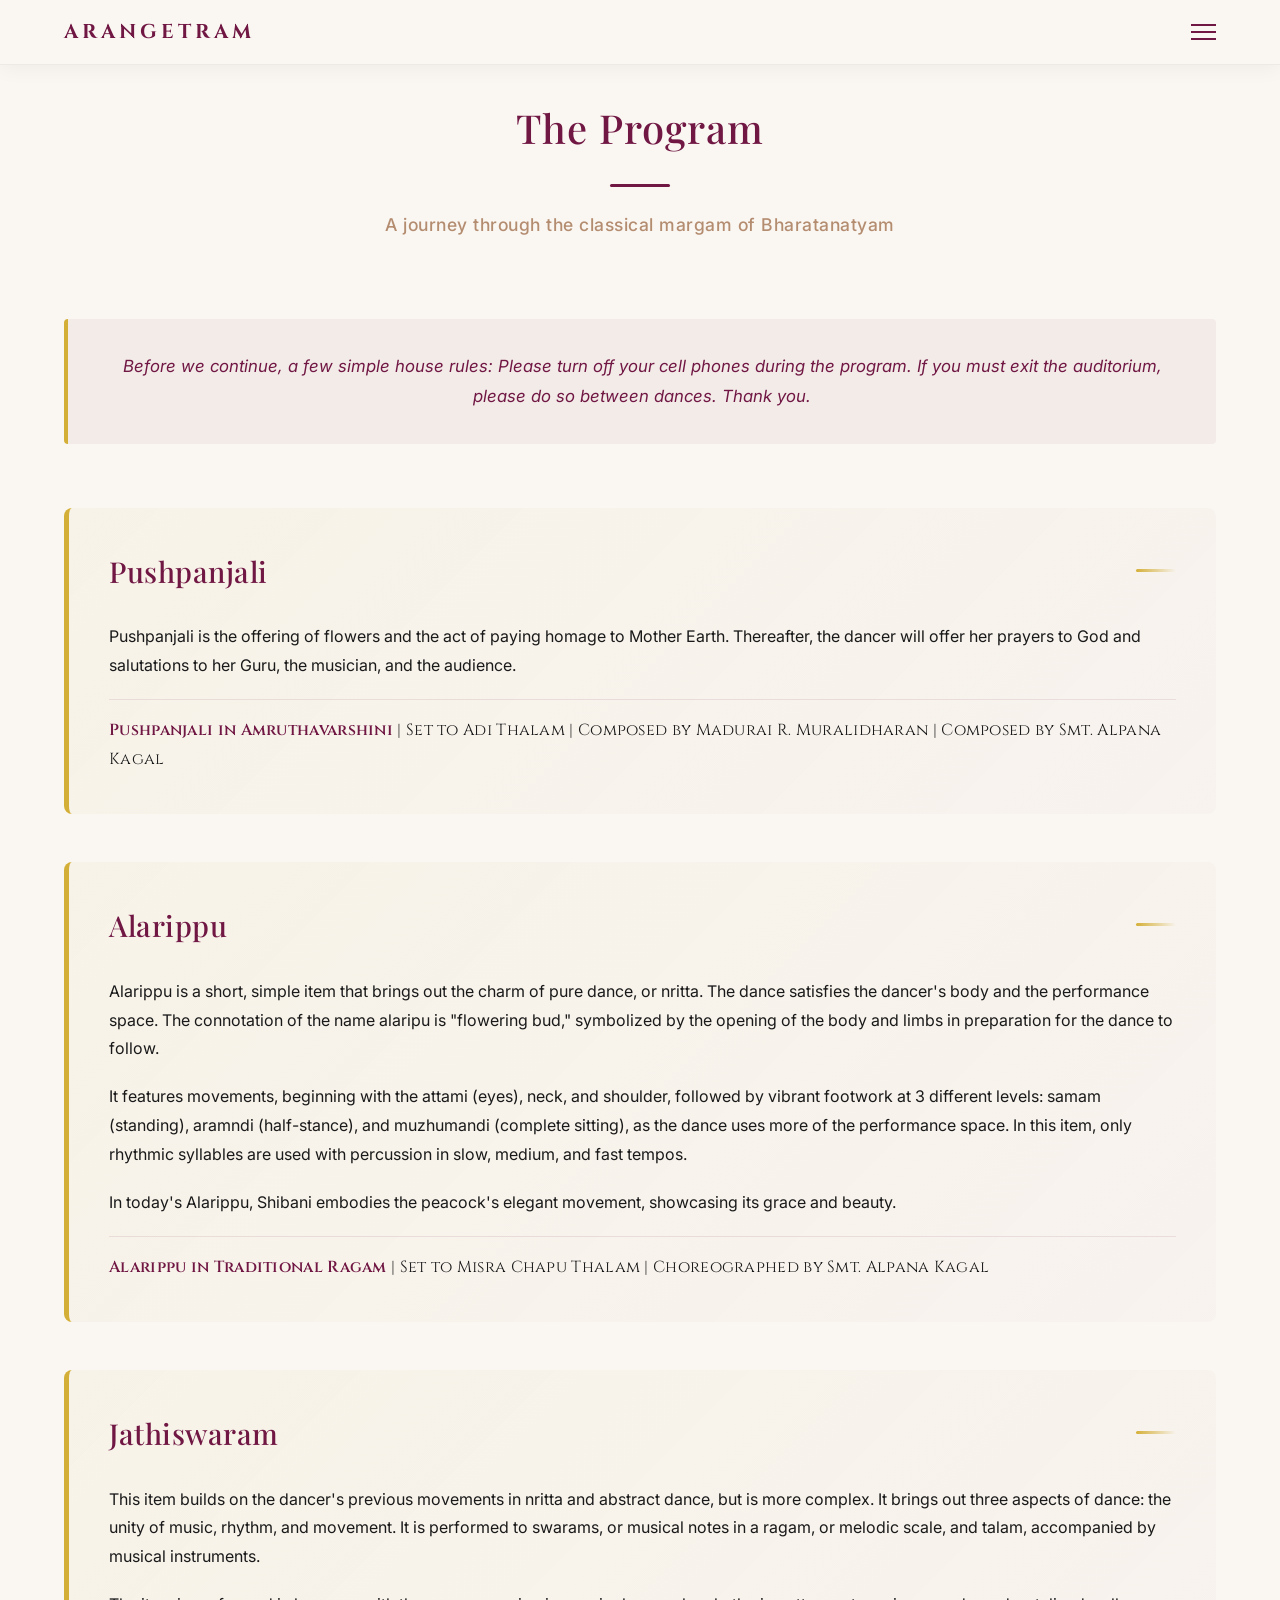
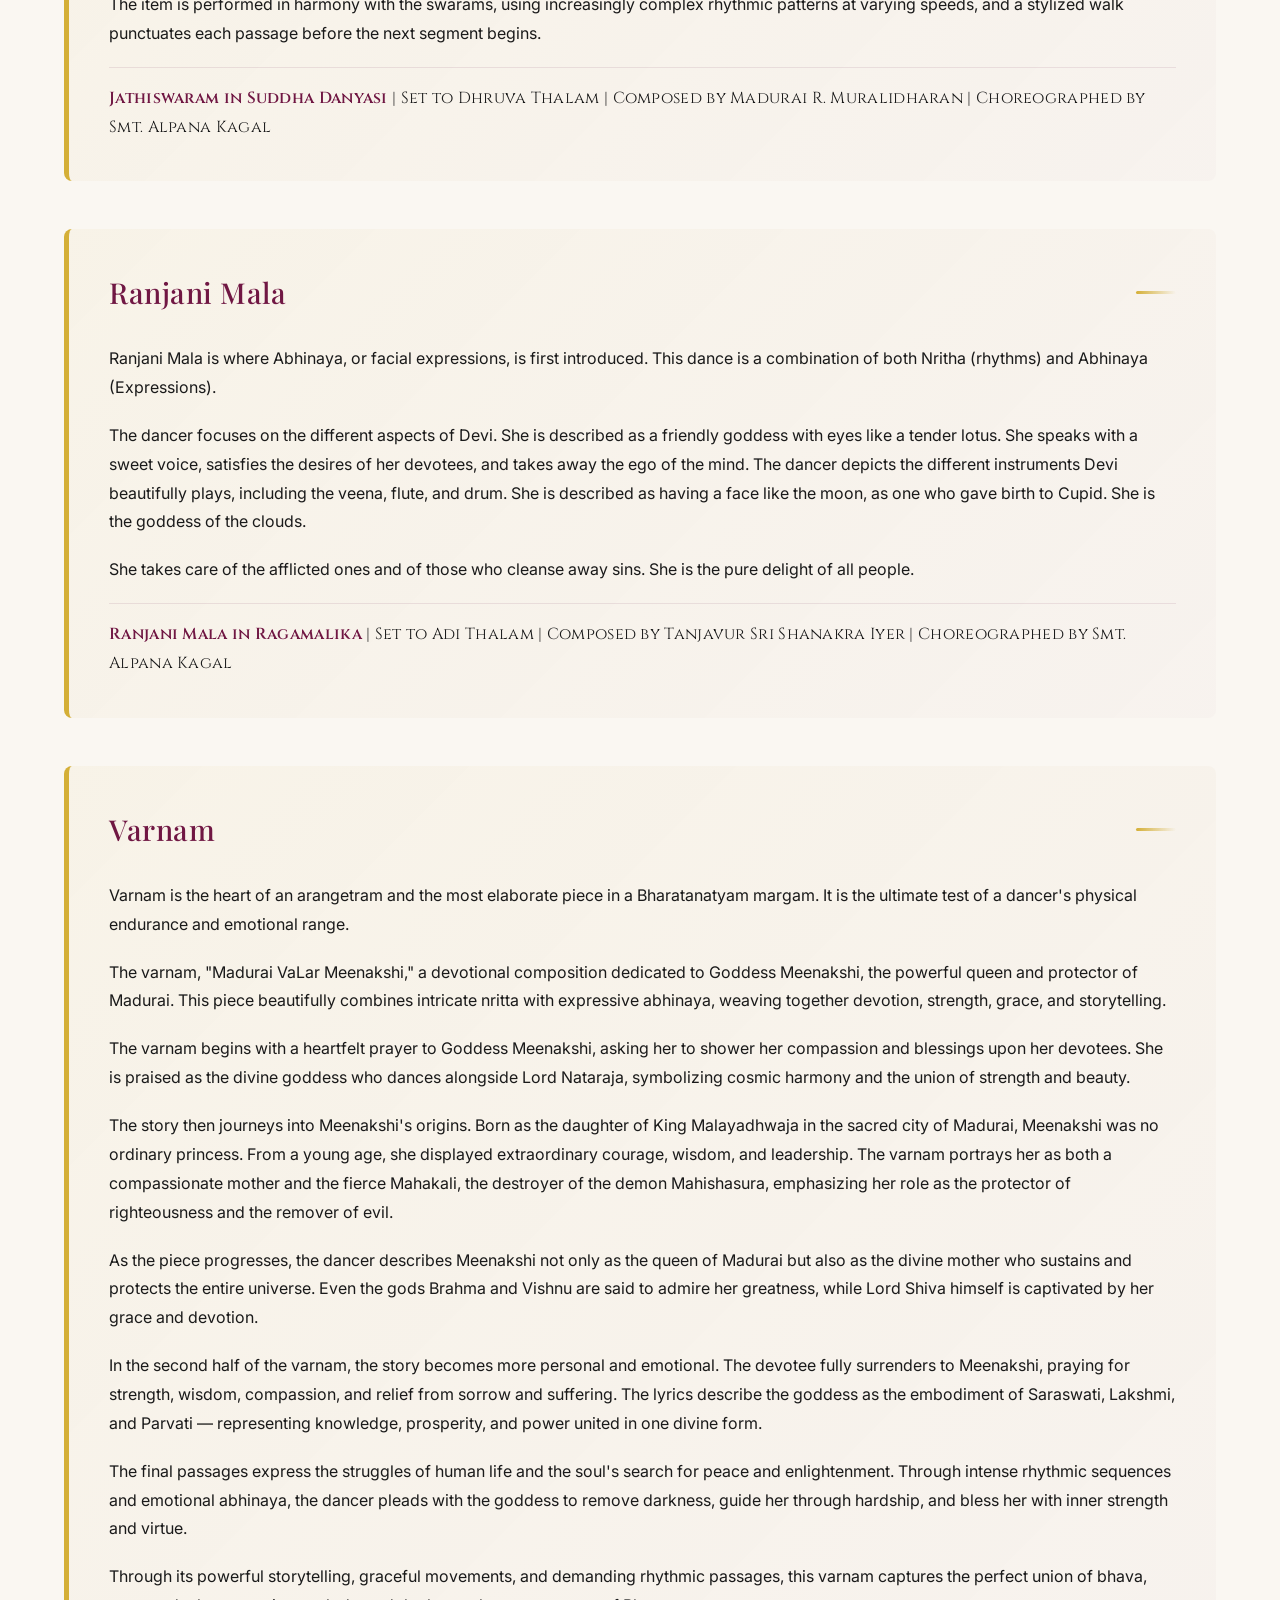
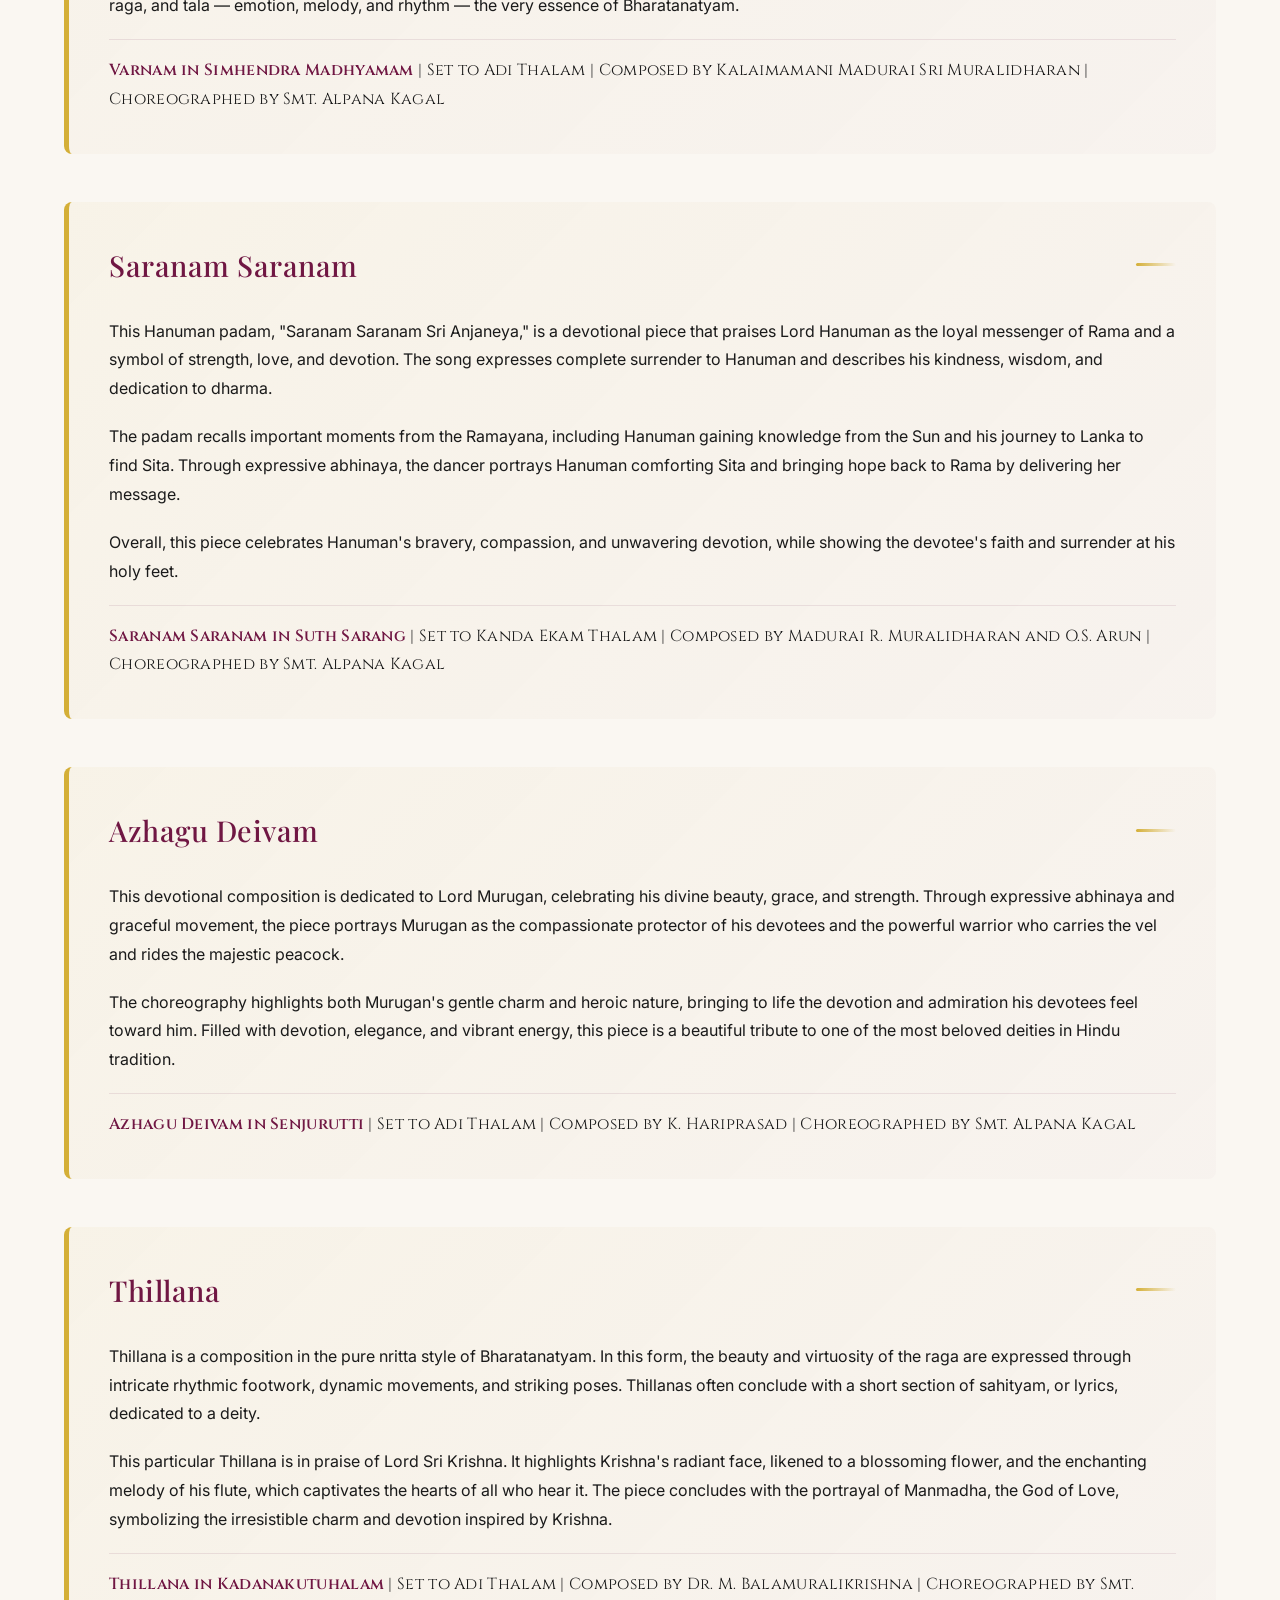
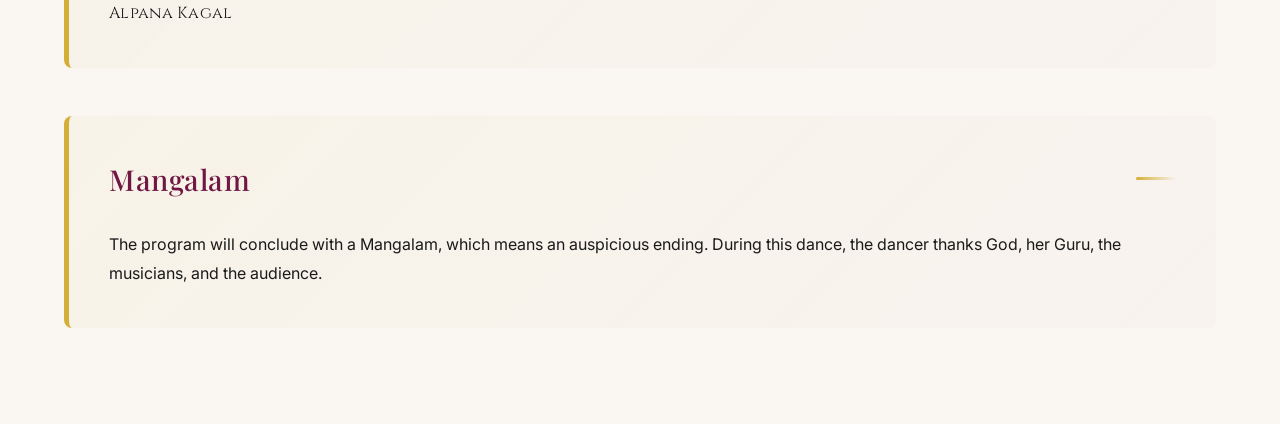
<file: program.html>
<!DOCTYPE html>
<html lang="en">

<head>
    <meta charset="UTF-8">
    <meta name="viewport" content="width=device-width, initial-scale=1.0">
    <title>Program - Bharatanatyam Arangetram</title>
    <link rel="icon" type="image/png" href="assets/favicon.png">

    <!-- Google Fonts -->
    <link rel="preconnect" href="https://fonts.googleapis.com">
    <link rel="preconnect" href="https://fonts.gstatic.com" crossorigin>
    <link
        href="https://fonts.googleapis.com/css2?family=Cinzel:wght@400;500;600;700&family=Playfair+Display:ital,wght@0,400;0,500;0,600;0,700;1,400&family=Inter:wght@300;400;500;600&display=swap"
        rel="stylesheet">

    <link rel="stylesheet" href="styles.css">
</head>

<body>

    <!-- Ambient background particles overlay -->
    <div class="particle-overlay" id="particles"></div>

    <!-- Navigation -->
    <nav id="navbar" class="scrolled">
        <div class="nav-container">
            <a href="index.html" class="nav-logo">
                <span>ARANGETRAM</span>
            </a>
            <ul class="nav-links">
                <li><a href="index.html">Home</a></li>
                <li><a href="event.html">Event Details</a></li>
                <li><a href="program.html">Program</a></li>
                <li><a href="journey.html">Shibani's Dance Journey</a></li>
                <li><a href="guru.html">The Guru</a></li>
                <li><a href="school.html">Arathi School of Dance</a></li>
                <li><a href="artists.html">Artists</a></li>
                <li><a href="gallery.html">Gallery</a></li>
                <li><a href="livestream.html">Livestream</a></li>
            </ul>
            <div class="nav-right">
                <div class="hamburger">
                    <span></span>
                    <span></span>
                    <span></span>
                </div>
            </div>
        </div>
    </nav>

    <!-- Main Content Container for SPA -->
    <main id="main-content">
        <!-- Program Section -->
        <section id="program" class="section page active">
            <div class="container">
                <div class="section-title">
                    <h2>The Program</h2>
                    <div class="decorative-separator"></div>
                    <p>A journey through the classical margam of Bharatanatyam</p>
                </div>

                <!-- House Rules -->
                <div class="program-intro">
                    <p class="program-notice">
                        Before we continue, a few simple house rules: Please turn off your cell phones during the program. 
                        If you must exit the auditorium, please do so between dances. Thank you.
                    </p>
                </div>

                <!-- Program Items -->
                <div class="program-items">

                    <!-- Pushpanjali -->
                    <div class="program-item">
                        <div class="program-item-header">
                            <h3>Pushpanjali</h3>
                            <div class="program-divider"></div>
                        </div>
                        <div class="program-item-content">
                            <p>
                                Pushpanjali is the offering of flowers and the act of paying homage to Mother Earth. 
                                Thereafter, the dancer will offer her prayers to God and salutations to her Guru, 
                                the musician, and the audience.
                            </p>
                            <p class="program-details">
                                <strong>Pushpanjali in Amruthavarshini</strong> | Set to Adi Thalam | 
                                Composed by Madurai R. Muralidharan | Composed by Smt. Alpana Kagal
                            </p>
                        </div>
                    </div>

                    <!-- Alarippu -->
                    <div class="program-item">
                        <div class="program-item-header">
                            <h3>Alarippu</h3>
                            <div class="program-divider"></div>
                        </div>
                        <div class="program-item-content">
                            <p>
                                Alarippu is a short, simple item that brings out the charm of pure dance, or nritta. 
                                The dance satisfies the dancer's body and the performance space. The connotation of 
                                the name alaripu is "flowering bud," symbolized by the opening of the body and limbs 
                                in preparation for the dance to follow.
                            </p>
                            <p>
                                It features movements, beginning with the attami (eyes), neck, and shoulder, followed 
                                by vibrant footwork at 3 different levels: samam (standing), aramndi (half-stance), 
                                and muzhumandi (complete sitting), as the dance uses more of the performance space. 
                                In this item, only rhythmic syllables are used with percussion in slow, medium, and 
                                fast tempos.
                            </p>
                            <p>
                                In today's Alarippu, Shibani embodies the peacock's elegant movement, showcasing its 
                                grace and beauty.
                            </p>
                            <p class="program-details">
                                <strong>Alarippu in Traditional Ragam</strong> | Set to Misra Chapu Thalam | 
                                Choreographed by Smt. Alpana Kagal
                            </p>
                        </div>
                    </div>

                    <!-- Jathiswaram -->
                    <div class="program-item">
                        <div class="program-item-header">
                            <h3>Jathiswaram</h3>
                            <div class="program-divider"></div>
                        </div>
                        <div class="program-item-content">
                            <p>
                                This item builds on the dancer's previous movements in nritta and abstract dance, 
                                but is more complex. It brings out three aspects of dance: the unity of music, rhythm, 
                                and movement. It is performed to swarams, or musical notes in a ragam, or melodic scale, 
                                and talam, accompanied by musical instruments.
                            </p>
                            <p>
                                The item is performed in harmony with the swarams, using increasingly complex rhythmic 
                                patterns at varying speeds, and a stylized walk punctuates each passage before the next 
                                segment begins.
                            </p>
                            <p class="program-details">
                                <strong>Jathiswaram in Suddha Danyasi</strong> | Set to Dhruva Thalam | 
                                Composed by Madurai R. Muralidharan | Choreographed by Smt. Alpana Kagal
                            </p>
                        </div>
                    </div>

                    <!-- Ranjani Mala -->
                    <div class="program-item">
                        <div class="program-item-header">
                            <h3>Ranjani Mala</h3>
                            <div class="program-divider"></div>
                        </div>
                        <div class="program-item-content">
                            <p>
                                Ranjani Mala is where Abhinaya, or facial expressions, is first introduced. This dance 
                                is a combination of both Nritha (rhythms) and Abhinaya (Expressions).
                            </p>
                            <p>
                                The dancer focuses on the different aspects of Devi. She is described as a friendly goddess 
                                with eyes like a tender lotus. She speaks with a sweet voice, satisfies the desires of her 
                                devotees, and takes away the ego of the mind. The dancer depicts the different instruments 
                                Devi beautifully plays, including the veena, flute, and drum. She is described as having a 
                                face like the moon, as one who gave birth to Cupid. She is the goddess of the clouds.
                            </p>
                            <p>
                                She takes care of the afflicted ones and of those who cleanse away sins. She is the pure 
                                delight of all people.
                            </p>
                            <p class="program-details">
                                <strong>Ranjani Mala in Ragamalika</strong> | Set to Adi Thalam | 
                                Composed by Tanjavur Sri Shanakra Iyer | Choreographed by Smt. Alpana Kagal
                            </p>
                        </div>
                    </div>

                    <!-- Varnam -->
                    <div class="program-item">
                        <div class="program-item-header">
                            <h3>Varnam</h3>
                            <div class="program-divider"></div>
                        </div>
                        <div class="program-item-content">
                            <p>
                                Varnam is the heart of an arangetram and the most elaborate piece in a Bharatanatyam margam. 
                                It is the ultimate test of a dancer's physical endurance and emotional range.
                            </p>
                            <p>
                                The varnam, "Madurai VaLar Meenakshi," a devotional composition dedicated to Goddess Meenakshi, 
                                the powerful queen and protector of Madurai. This piece beautifully combines intricate nritta 
                                with expressive abhinaya, weaving together devotion, strength, grace, and storytelling.
                            </p>
                            <p>
                                The varnam begins with a heartfelt prayer to Goddess Meenakshi, asking her to shower her 
                                compassion and blessings upon her devotees. She is praised as the divine goddess who dances 
                                alongside Lord Nataraja, symbolizing cosmic harmony and the union of strength and beauty.
                            </p>
                            <p>
                                The story then journeys into Meenakshi's origins. Born as the daughter of King Malayadhwaja 
                                in the sacred city of Madurai, Meenakshi was no ordinary princess. From a young age, she 
                                displayed extraordinary courage, wisdom, and leadership. The varnam portrays her as both a 
                                compassionate mother and the fierce Mahakali, the destroyer of the demon Mahishasura, 
                                emphasizing her role as the protector of righteousness and the remover of evil.
                            </p>
                            <p>
                                As the piece progresses, the dancer describes Meenakshi not only as the queen of Madurai 
                                but also as the divine mother who sustains and protects the entire universe. Even the gods 
                                Brahma and Vishnu are said to admire her greatness, while Lord Shiva himself is captivated 
                                by her grace and devotion.
                            </p>
                            <p>
                                In the second half of the varnam, the story becomes more personal and emotional. The devotee 
                                fully surrenders to Meenakshi, praying for strength, wisdom, compassion, and relief from sorrow 
                                and suffering. The lyrics describe the goddess as the embodiment of Saraswati, Lakshmi, and 
                                Parvati — representing knowledge, prosperity, and power united in one divine form.
                            </p>
                            <p>
                                The final passages express the struggles of human life and the soul's search for peace and 
                                enlightenment. Through intense rhythmic sequences and emotional abhinaya, the dancer pleads 
                                with the goddess to remove darkness, guide her through hardship, and bless her with inner 
                                strength and virtue.
                            </p>
                            <p>
                                Through its powerful storytelling, graceful movements, and demanding rhythmic passages, this 
                                varnam captures the perfect union of bhava, raga, and tala — emotion, melody, and rhythm — 
                                the very essence of Bharatanatyam.
                            </p>
                            <p class="program-details">
                                <strong>Varnam in Simhendra Madhyamam</strong> | Set to Adi Thalam | 
                                Composed by Kalaimamani Madurai Sri Muralidharan | Choreographed by Smt. Alpana Kagal
                            </p>
                        </div>
                    </div>

                    <!-- Saranam Saranam -->
                    <div class="program-item">
                        <div class="program-item-header">
                            <h3>Saranam Saranam</h3>
                            <div class="program-divider"></div>
                        </div>
                        <div class="program-item-content">
                            <p>
                                This Hanuman padam, "Saranam Saranam Sri Anjaneya," is a devotional piece that praises Lord Hanuman 
                                as the loyal messenger of Rama and a symbol of strength, love, and devotion. The song expresses 
                                complete surrender to Hanuman and describes his kindness, wisdom, and dedication to dharma.
                            </p>
                            <p>
                                The padam recalls important moments from the Ramayana, including Hanuman gaining knowledge from the 
                                Sun and his journey to Lanka to find Sita. Through expressive abhinaya, the dancer portrays Hanuman 
                                comforting Sita and bringing hope back to Rama by delivering her message.
                            </p>
                            <p>
                                Overall, this piece celebrates Hanuman's bravery, compassion, and unwavering devotion, while showing 
                                the devotee's faith and surrender at his holy feet.
                            </p>
                            <p class="program-details">
                                <strong>Saranam Saranam in Suth Sarang</strong> | Set to Kanda Ekam Thalam | 
                                Composed by Madurai R. Muralidharan and O.S. Arun | Choreographed by Smt. Alpana Kagal
                            </p>
                        </div>
                    </div>

                    <!-- Azhagu Deivam -->
                    <div class="program-item">
                        <div class="program-item-header">
                            <h3>Azhagu Deivam</h3>
                            <div class="program-divider"></div>
                        </div>
                        <div class="program-item-content">
                            <p>
                                This devotional composition is dedicated to Lord Murugan, celebrating his divine beauty, grace, 
                                and strength. Through expressive abhinaya and graceful movement, the piece portrays Murugan as the 
                                compassionate protector of his devotees and the powerful warrior who carries the vel and rides the 
                                majestic peacock.
                            </p>
                            <p>
                                The choreography highlights both Murugan's gentle charm and heroic nature, bringing to life the 
                                devotion and admiration his devotees feel toward him. Filled with devotion, elegance, and vibrant 
                                energy, this piece is a beautiful tribute to one of the most beloved deities in Hindu tradition.
                            </p>
                            <p class="program-details">
                                <strong>Azhagu Deivam in Senjurutti</strong> | Set to Adi Thalam | 
                                Composed by K. Hariprasad | Choreographed by Smt. Alpana Kagal
                            </p>
                        </div>
                    </div>

                    <!-- Thillana -->
                    <div class="program-item">
                        <div class="program-item-header">
                            <h3>Thillana</h3>
                            <div class="program-divider"></div>
                        </div>
                        <div class="program-item-content">
                            <p>
                                Thillana is a composition in the pure nritta style of Bharatanatyam. In this form, the beauty and 
                                virtuosity of the raga are expressed through intricate rhythmic footwork, dynamic movements, and 
                                striking poses. Thillanas often conclude with a short section of sahityam, or lyrics, dedicated to a deity.
                            </p>
                            <p>
                                This particular Thillana is in praise of Lord Sri Krishna. It highlights Krishna's radiant face, 
                                likened to a blossoming flower, and the enchanting melody of his flute, which captivates the hearts 
                                of all who hear it. The piece concludes with the portrayal of Manmadha, the God of Love, symbolizing 
                                the irresistible charm and devotion inspired by Krishna.
                            </p>
                            <p class="program-details">
                                <strong>Thillana in Kadanakutuhalam</strong> | Set to Adi Thalam | 
                                Composed by Dr. M. Balamuralikrishna | Choreographed by Smt. Alpana Kagal
                            </p>
                        </div>
                    </div>

                    <!-- Mangalam -->
                    <div class="program-item">
                        <div class="program-item-header">
                            <h3>Mangalam</h3>
                            <div class="program-divider"></div>
                        </div>
                        <div class="program-item-content">
                            <p>
                                The program will conclude with a Mangalam, which means an auspicious ending. During this dance, 
                                the dancer thanks God, her Guru, the musicians, and the audience.
                            </p>
                        </div>
                    </div>

                </div>

            </div>
        </section>

    </main>

    <script src="script.js"></script>
</body>

</html>
</file>
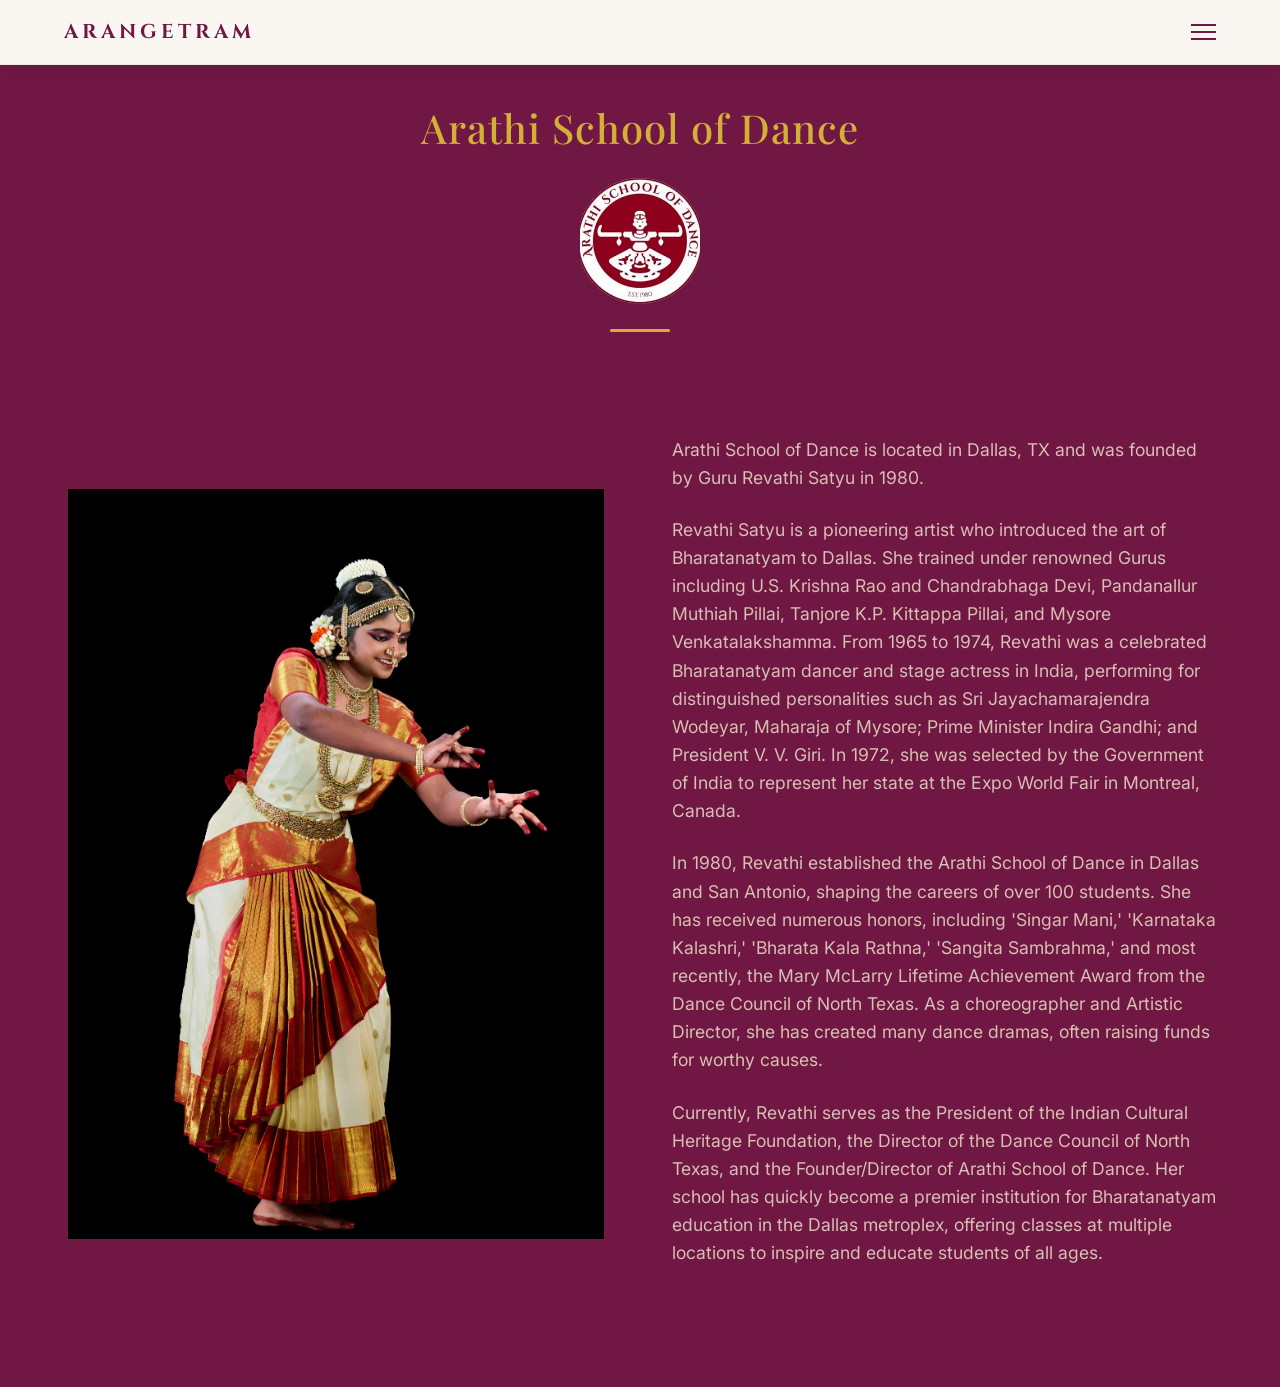
<file: school.html>
<!DOCTYPE html>
<html lang="en">

<head>
    <meta charset="UTF-8">
    <meta name="viewport" content="width=device-width, initial-scale=1.0">
    <title>Bharatanatyam Arangetram</title>
    <link rel="icon" type="image/png" href="assets/favicon.png">

    <!-- Google Fonts -->
    <link rel="preconnect" href="https://fonts.googleapis.com">
    <link rel="preconnect" href="https://fonts.gstatic.com" crossorigin>
    <link
        href="https://fonts.googleapis.com/css2?family=Cinzel:wght@400;500;600;700&family=Playfair+Display:ital,wght@0,400;0,500;0,600;0,700;1,400&family=Inter:wght@300;400;500;600&display=swap"
        rel="stylesheet">

    <link rel="stylesheet" href="styles.css">
</head>

<body>

    <!-- Ambient background particles overlay -->
    <div class="particle-overlay" id="particles"></div>

    <!-- Navigation -->
    <nav id="navbar" class="scrolled">
        <div class="nav-container">
            <a href="index.html" class="nav-logo">
                <span>ARANGETRAM</span>
            </a>
            <ul class="nav-links">
                <li><a href="index.html">Home</a></li>
                <li><a href="event.html">Event Details</a></li>
                <li><a href="program.html">Program</a></li>
                <li><a href="journey.html">Shibani's Dance Journey</a></li>
                <li><a href="guru.html">The Guru</a></li>
                <li><a href="school.html">Arathi School of Dance</a></li>
                <li><a href="artists.html">Artists</a></li>
                <li><a href="gallery.html">Gallery</a></li>
                <li><a href="livestream.html">Livestream</a></li>
            </ul>
            <div class="nav-right">
                <div class="hamburger">
                    <span></span>
                    <span></span>
                    <span></span>
                </div>
            </div>
        </div>
    </nav>

    <!-- Main Content Container for SPA -->
    <main id="main-content">
        <!-- Dance School Section -->
        <section id="school" class="section section-dark page active">
            <div class="container">
                <div class="section-title">
                    <h2>Arathi School of Dance</h2>
                    <img src="assets/logo.avif" alt="Arathi School of Dance Logo" class="title-logo">
                    <div class="decorative-separator gold-sep"></div>
                </div>

                <div class="school-layout">
                    <div class="school-image">
                        <img src="assets/dance3.jpg" alt="Arathi School of Dance">
                    </div>
                    <div class="school-text">
                        <p>Arathi School of Dance is located in Dallas, TX and was founded by Guru Revathi Satyu in
                            1980.
                        </p>
                        <p>Revathi Satyu is a pioneering artist who introduced the art of Bharatanatyam to Dallas. She
                            trained under renowned Gurus including U.S. Krishna Rao and Chandrabhaga Devi, Pandanallur
                            Muthiah Pillai, Tanjore K.P. Kittappa Pillai, and Mysore Venkatalakshamma. From 1965 to
                            1974,
                            Revathi was a celebrated Bharatanatyam dancer and stage actress in India, performing for
                            distinguished personalities such as Sri Jayachamarajendra Wodeyar, Maharaja of Mysore; Prime
                            Minister Indira Gandhi; and President V. V. Giri. In 1972, she was selected by the
                            Government of
                            India to represent her state at the Expo World Fair in Montreal, Canada.</p>
                        <p>In 1980, Revathi established the Arathi School of Dance in Dallas and San Antonio, shaping
                            the
                            careers of over 100 students. She has received numerous honors, including 'Singar Mani,'
                            'Karnataka Kalashri,' 'Bharata Kala Rathna,' 'Sangita Sambrahma,' and most recently, the
                            Mary
                            McLarry Lifetime Achievement Award from the Dance Council of North Texas. As a choreographer
                            and
                            Artistic Director, she has created many dance dramas, often raising funds for worthy causes.
                        </p>
                        <p>Currently, Revathi serves as the President of the Indian Cultural Heritage Foundation, the
                            Director of the Dance Council of North Texas, and the Founder/Director of Arathi School of
                            Dance. Her school has quickly become a premier institution for Bharatanatyam education in
                            the
                            Dallas metroplex, offering classes at multiple locations to inspire and educate students of
                            all
                            ages.</p>
                    </div>
                </div>
            </div>
        </section>

    </main>

    <script src="script.js"></script>
</body>

</html>
</file>
<file: styles.css>
/* ==========================================================================
   CSS Variables & Global Resets
   ========================================================================== */
:root {
    /* Color Palette */
    --clr-maroon: #701743;
    --clr-maroon-dark: #4a0b27;
    --clr-gold: #d4af37;
    --clr-gold-light: #f3dca1;
    --clr-ivory: #faf7f2;
    --clr-sandalwood: #e3d2bf;
    --clr-bronze: #a37250;
    --clr-black: #1a1a1a;

    /* Typography */
    --font-heading: 'Playfair Display', serif;
    --font-body: 'Inter', sans-serif;
    --font-cinzel: 'Cinzel', serif;

    /* Spacing & Utilities */
    --section-pad-y: 6rem;
    --transition-smooth: 0.4s cubic-bezier(0.25, 0.46, 0.45, 0.94);
}

* {
    margin: 0;
    padding: 0;
    box-sizing: border-box;
}

html {
    scroll-behavior: smooth;
}

body {
    font-family: var(--font-body);
    background-color: var(--clr-ivory);
    color: var(--clr-black);
    line-height: 1.6;
    overflow-x: hidden;
    min-height: 100vh;
}

/* ==========================================================================
   Typography & Reusable Classes
   ========================================================================== */
h1,
h2,
h3,
h4,
h5,
h6 {
    font-family: var(--font-heading);
    font-weight: 500;
    color: var(--clr-maroon);
}

.text-center {
    text-align: center;
}

.text-white {
    color: var(--clr-ivory);
}

.mt-2 {
    margin-top: 2rem;
}

/* Separators */
.decorative-separator {
    width: 60px;
    height: 3px;
    background-color: var(--clr-maroon);
    margin: 1.5rem 0;
    border-radius: 2px;
}

.gold-sep {
    background-color: var(--clr-gold);
}

.title-logo {
    width: 120px;
    height: auto;
    object-fit: contain;
    margin-top: 1rem;
    display: block;
}

.center-margin {
    margin: 1.5rem auto;
}

/* Container */
.container {
    width: 90%;
    max-width: 1200px;
    margin: 0 auto;
}

/* SPA Pages */
@keyframes fadeInPage {
    from {
        opacity: 0;
    }

    to {
        opacity: 1;
    }
}

@media (min-width: 769px) and (max-width: 1300px) {
    .guru-portrait-frame img {
        display: block;
        margin: 0 auto;
        /* width: 100%; */
        max-width: 900px;
        max-height: 1000px;
        /* object-fit: cover; */
    }
}

.page {
    display: none;
    min-height: auto;
    overflow-y: auto;
}

.page.active {
    display: block;
    animation: fadeInPage 0.5s ease forwards;
}

.hero.page.active {
    display: flex;
    animation: fadeInPage 0.5s ease forwards;
}

.section {
    padding: var(--section-pad-y) 0;
    position: relative;
}

.section-dark {
    background-color: var(--clr-maroon);
    color: var(--clr-sandalwood);
}

.section-dark h2,
.section-dark h3 {
    color: var(--clr-gold);
}

.section-title {
    margin-bottom: 4rem;
    text-align: center;
    display: flex;
    flex-direction: column;
    align-items: center;
}

.section-title h2 {
    font-size: 2.5rem;
    letter-spacing: 1px;
}

.section-title p {
    font-size: 1.1rem;
    color: inherit;
    opacity: 0.8;
}

/* Buttons */
.btn {
    display: inline-block;
    padding: 1rem 2.5rem;
    font-family: var(--font-cinzel);
    font-weight: 600;
    text-decoration: none;
    letter-spacing: 2px;
    text-transform: uppercase;
    font-size: 0.9rem;
    border-radius: 4px;
    transition: var(--transition-smooth);
    cursor: pointer;
    border: 1px solid transparent;
    white-space: nowrap;
}

.btn-primary {
    background-color: var(--clr-gold);
    color: var(--clr-maroon-dark);
}

.btn-primary:hover {
    background-color: var(--clr-gold-light);
    transform: translateY(-3px);
    box-shadow: 0 10px 20px rgba(212, 175, 55, 0.2);
}

.btn-secondary {
    background-color: transparent;
    border-color: var(--clr-gold);
    color: var(--clr-gold);
}

.btn-secondary:hover {
    background-color: var(--clr-gold);
    color: var(--clr-maroon-dark);
}

.btn-outline {
    background-color: transparent;
    border-color: var(--clr-maroon);
    color: var(--clr-maroon);
    padding: 0.8rem 1.5rem;
}

.btn-outline:hover {
    background-color: var(--clr-maroon);
    color: var(--clr-ivory);
}

.btn-glow {
    box-shadow: 0 0 15px rgba(212, 175, 55, 0.5);
}

.btn-glow:hover {
    box-shadow: 0 0 25px rgba(212, 175, 55, 0.8);
}

/* ==========================================================================
   Navigation
   ========================================================================== */
nav {
    position: fixed;
    top: 0;
    left: 0;
    width: 100%;
    z-index: 1000;
    padding: 1.5rem 0;
    transition: var(--transition-smooth);
    /* By default on top of hero - so text is white */
    background-color: transparent;
}

nav.scrolled {
    background-color: var(--clr-ivory);
    box-shadow: 0 4px 20px rgba(0, 0, 0, 0.05);
    padding: 1rem 0;
}

nav.nav-active {
    background-color: var(--clr-ivory);
    box-shadow: 0 4px 20px rgba(0, 0, 0, 0.05);
    padding: 1rem 0;
}

nav.nav-active .nav-logo {
    color: var(--clr-maroon);
}

nav.nav-active .hamburger span {
    background-color: var(--clr-maroon);
}

.nav-container {
    width: 90%;
    max-width: 1400px;
    margin: 0 auto;
    display: flex;
    justify-content: space-between;
    align-items: center;
}

.nav-logo {
    font-family: var(--font-cinzel);
    font-size: 1.5rem;
    font-weight: 700;
    text-decoration: none;
    color: var(--clr-ivory);
    letter-spacing: 4px;
    transition: var(--transition-smooth);
    display: flex;
    align-items: center;
    gap: 1rem;
    margin-right: 1rem;
}

nav.scrolled .nav-logo {
    color: var(--clr-maroon);
}

.nav-links {
    list-style: none;
    display: flex;
    gap: 1.2rem;
    margin-left: auto;
}

.nav-links li a {
    text-decoration: none;
    color: var(--clr-ivory);
    font-family: var(--font-body);
    font-size: 0.85rem;
    text-transform: uppercase;
    letter-spacing: 1px;
    position: relative;
    transition: var(--transition-smooth);
    white-space: nowrap;
}

nav.scrolled .nav-links li a {
    color: var(--clr-black);
}

.nav-links li a::after {
    content: '';
    position: absolute;
    bottom: -5px;
    left: 0;
    width: 0%;
    height: 1px;
    background-color: var(--clr-gold);
    transition: var(--transition-smooth);
}

.nav-links li a:hover::after {
    width: 100%;
}

.nav-links li a:hover {
    color: var(--clr-gold);
}

.hamburger {
    display: none;
    flex-direction: column;
    gap: 5px;
    cursor: pointer;
}

.hamburger span {
    width: 25px;
    height: 2px;
    background-color: var(--clr-ivory);
    transition: 0.3s;
}

nav.scrolled .hamburger span {
    background-color: var(--clr-maroon);
}

.nav-right {
    display: flex;
    align-items: center;
    gap: 1.5rem;
}

.menu-logo {
    height: 45px;
    width: auto;
    object-fit: contain;
    border-radius: 4px;
    transition: var(--transition-smooth);
}

/* ==========================================================================
   Hero Section
   ========================================================================== */
.hero {
    height: 100vh;
    display: flex;
    align-items: center;
    justify-content: center;
    position: relative;
    text-align: center;
    overflow: hidden;
}

.hero-bg {
    position: absolute;
    top: 0;
    left: 0;
    width: 100%;
    height: 100%;
    background-image: url('assets/hero-background.png');
    background-size: cover;
    background-position: center;
    background-repeat: no-repeat;
    z-index: -2;
    animation: zoomOutBg 20s infinite alternate linear;
}

@media (max-width: 768px) {
    .hero-bg {
        /* On mobile, center top usually prevents heads from getting cut off */
        background-position: center top;
    }
}

@keyframes zoomOutBg {
    0% {
        transform: scale(1.1);
    }

    100% {
        transform: scale(1);
    }
}

.hero-overlay {
    position: absolute;
    top: 0;
    left: 0;
    width: 100%;
    height: 100%;
    background: linear-gradient(to bottom, rgba(74, 21, 37, 0.4), rgba(26, 26, 26, 0.8));
    z-index: -1;
}

.hero-content {
    color: var(--clr-ivory);
    z-index: 1;
    max-width: 800px;
    padding: 0 1rem;
}

.hero-subtitle {
    font-family: var(--font-cinzel);
    letter-spacing: 3px;
    font-size: 1rem;
    color: var(--clr-gold);
    margin-bottom: 1rem;
    text-transform: uppercase;
}

.hero-title {
    font-size: 4.5rem;
    line-height: 1.1;
    margin-bottom: 1.5rem;
    color: var(--clr-ivory);
    letter-spacing: 2px;
    text-shadow: 0 5px 15px rgba(0, 0, 0, 0.5);
}

.hero-divider {
    width: 80px;
    height: 2px;
    background-color: var(--clr-gold);
    margin: 0 auto 2rem auto;
}

.hero-invitation {
    font-size: 1.1rem;
    font-weight: 300;
    margin-bottom: 2rem;
    opacity: 0.9;
}

.hero-date {
    font-family: var(--font-cinzel);
    font-size: 1.5rem;
    color: var(--clr-gold);
    margin-bottom: 3rem;
}

.hero-buttons {
    display: flex;
    gap: 1.5rem;
    justify-content: center;
}

/* Make hero buttons equal width and height, centered */
.hero-buttons .btn {
    display: inline-flex;
    align-items: center;
    justify-content: center;
    height: 64px;
    width: 220px;
    padding: 0 1rem;
}

/* Responsive sizing: keep equal visual weight on small screens */
@media (max-width: 480px) {
    .hero-buttons {
        gap: 0.75rem;
        justify-content: center;
    }

    .hero-buttons .btn {
        width: 45%;
        height: 52px;
        padding: 0 0.6rem;
        font-size: 0.85rem;
        letter-spacing: 1.5px;
    }
}

.scroll-indicator {
    display: none;
    /* Hidden since we use pages instead of scroll */
}

.mouse {
    width: 20px;
    height: 30px;
    border: 2px solid var(--clr-ivory);
    border-radius: 15px;
    margin-top: 10px;
    position: relative;
}

.mouse::before {
    content: '';
    position: absolute;
    top: 5px;
    left: 50%;
    transform: translateX(-50%);
    width: 4px;
    height: 6px;
    background-color: var(--clr-ivory);
    border-radius: 2px;
    animation: scroll 2s infinite;
}

@keyframes scroll {
    0% {
        transform: translate(-50%, 0);
        opacity: 1;
    }

    100% {
        transform: translate(-50%, 10px);
        opacity: 0;
    }
}

/* ==========================================================================
   Event Day Section (Timeline & Details)
   ========================================================================== */
.event-grid {
    display: grid;
    grid-template-columns: 1fr 1fr;
    gap: 4rem;
}

.event-card {
    background-color: #fff;
    padding: 3rem;
    border-radius: 8px;
    box-shadow: 0 10px 40px rgba(0, 0, 0, 0.04);
}

.event-card h3 {
    font-size: 1.8rem;
    margin-bottom: 2rem;
    font-family: var(--font-cinzel);
    border-bottom: 1px solid rgba(74, 21, 37, 0.1);
    padding-bottom: 1rem;
}

.timeline {
    list-style: none;
    position: relative;
}

.timeline::before {
    content: '';
    position: absolute;
    left: 10px;
    top: 0;
    height: 100%;
    width: 1px;
    background-color: var(--clr-gold);
}

.timeline li {
    margin-bottom: 2rem;
    position: relative;
    padding-left: 2.5rem;
}

.timeline li:last-child {
    margin-bottom: 0;
}

.timeline li::before {
    content: '';
    position: absolute;
    left: 5px;
    top: 5px;
    width: 11px;
    height: 11px;
    border-radius: 50%;
    background-color: var(--clr-gold);
    border: 3px solid #fff;
}

.timeline .time {
    display: block;
    font-family: var(--font-cinzel);
    color: var(--clr-maroon);
    font-weight: 600;
    margin-bottom: 0.5rem;
}

.timeline .content h4 {
    font-size: 1.1rem;
    margin-bottom: 0.3rem;
    color: var(--clr-black);
}

.timeline .content p {
    font-size: 0.95rem;
    color: #666;
}

.venue-details h4 {
    font-size: 1.3rem;
    margin-bottom: 1rem;
    color: var(--clr-black);
}

.venue-details p {
    margin-bottom: 2rem;
    color: #555;
}

/* ==========================================================================
   Image Wrappers & Shadows
   ========================================================================== */
.box-shadow-gold img {
    width: 100%;
    height: 100%;
    object-fit: cover;
    border-radius: 4px;
    box-shadow: 15px 15px 0 var(--clr-gold);
    transition: var(--transition-smooth);
}

.box-shadow-gold:hover img {
    transform: translate(5px, 5px);
    box-shadow: 10px 10px 0 var(--clr-gold);
}

/* ==========================================================================
   Journey & School (Alternating layouts)
   ========================================================================== */
.journey-content,
.school-layout {
    display: grid;
    grid-template-columns: 1fr 1fr;
    gap: 4rem;
    align-items: center;
}


.journey-image img,
.school-image img {
    width: 100%;
    height: auto;
    max-height: 750px;
    object-fit: contain;
    border-radius: 4px;
    background: transparent;
    display: block;
}

.school-logo {
    width: 150px !important;
    height: auto !important;
    object-fit: contain !important;
    margin-bottom: 1.5rem;
    display: block;
}

.journey-text h3,
.school-text h3,
.guru-text h3 {
    font-size: 2.2rem;
    margin-bottom: 1.5rem;
}

.journey-text p,
.school-text p,
.guru-text p {
    margin-bottom: 1.5rem;
    font-size: 1.1rem;
    opacity: 0.9;
}

/* ==========================================================================
   Guru Section
   ========================================================================== */
.guru-layout {
    display: grid;
    grid-template-columns: 1fr 1fr;
    gap: 4rem;
    align-items: center;
}

.guru-text h4 {
    font-family: var(--font-cinzel);
    color: var(--clr-gold);
    margin-bottom: 2rem;
    letter-spacing: 1px;
}

.guru-portrait-wrapper {
    position: relative;
    padding: 2rem;
}

.guru-portrait-wrapper::before {
    display: none;
}

.guru-portrait-frame {
    position: relative;
    z-index: 2;
    height: 750px;
}

.guru-portrait-frame img {
    width: 100%;
    height: 100%;
    object-fit: contain;
    background: transparent;
}

@media (min-width: 1024px) and (max-width: 1366px) {
    .guru-portrait-frame {
        height: 920px;
        width: 500px;
    }
}

/* ==========================================================================
   Livestream Section (Cinematic)
   ========================================================================== */
.cinematic-bg {
    background-color: var(--clr-black);
    position: relative;
    color: var(--clr-ivory);
}

/* Let's reuse hero image vaguely but highly darkened */
.cinematic-bg::before {
    content: '';
    position: absolute;
    top: 0;
    left: 0;
    width: 100%;
    height: 100%;
    background-image: url('dance/dance9.png');
    background-size: cover;
    background-position: center;
    opacity: 0.2;
    z-index: 1;
    filter: grayscale(80%) sepia(20%);
}

.livestream-overlay {
    position: absolute;
    top: 0;
    left: 0;
    width: 100%;
    height: 100%;
    background: linear-gradient(to top, rgba(26, 26, 26, 1), rgba(26, 26, 26, 0.6));
    z-index: 2;
}

.relative-z {
    position: relative;
    z-index: 3;
}

.cinematic-bg .section-title h2,
.cinematic-bg .section-title p {
    color: var(--clr-ivory);
}

.countdown {
    display: flex;
    justify-content: center;
    gap: 2rem;
    margin: 3rem 0;
}

.cd-box {
    background: rgba(255, 255, 255, 0.05);
    border: 1px solid rgba(212, 175, 55, 0.3);
    padding: 1.5rem 2rem;
    border-radius: 8px;
    min-width: 120px;
    backdrop-filter: blur(5px);
}

.cd-box span {
    display: block;
    font-size: 3rem;
    font-family: var(--font-heading);
    color: var(--clr-gold);
    line-height: 1;
    margin-bottom: 0.5rem;
}

.cd-box p {
    font-size: 0.8rem;
    text-transform: uppercase;
    letter-spacing: 2px;
    opacity: 0.7;
}

.live-subtitle {
    font-style: italic;
    margin-bottom: 2rem;
    color: var(--clr-sandalwood);
}

/* ==========================================================================
   Gallery Section
   ========================================================================== */
.gallery-grid {
    column-count: 3;
    column-gap: 1.5rem;
    padding-bottom: 2rem;
}

.gallery-item {
    break-inside: avoid;
    margin-bottom: 1.5rem;
    border-radius: 8px;
    overflow: hidden;
    position: relative;
    box-shadow: 0 5px 15px rgba(0, 0, 0, 0.1);
    transition: var(--transition-smooth);
}

.gallery-item::before {
    content: '';
    position: absolute;
    top: 0;
    left: 0;
    width: 100%;
    height: 100%;
    background: linear-gradient(to top, rgba(74, 11, 39, 0.4), transparent);
    opacity: 0;
    transition: var(--transition-smooth);
    z-index: 1;
}

.gallery-item:hover {
    transform: translateY(-5px);
    box-shadow: 0 10px 25px rgba(212, 175, 55, 0.3);
}

.gallery-item:hover::before {
    opacity: 1;
}

.gallery-item img {
    width: 100%;
    height: auto;
    display: block;
    transition: transform 0.6s ease;
}

.gallery-item:hover img {
    transform: scale(1.05);
}

/* Removed fade-in-section to fix SPA visibility issues */

/* Staggered on load for hero elements */
.slide-up {
    transform: translateY(30px);
    opacity: 0;
}

.slide-up.fade-in {
    animation: slideUpFade 1s cubic-bezier(0.25, 0.46, 0.45, 0.94) forwards;
}

.delay-1 {
    animation-delay: 0.2s;
}

.delay-2 {
    animation-delay: 0.4s;
}

.delay-3 {
    animation-delay: 0.6s;
}

.delay-4 {
    animation-delay: 0.8s;
}

@keyframes slideUpFade {
    to {
        transform: translateY(0);
        opacity: 1;
    }
}

/* ==========================================================================
   Responsive Design
   ========================================================================== */
@media (max-width: 992px) {

    .event-grid,
    .journey-content,
    .school-layout,
    .guru-layout {
        grid-template-columns: 1fr;
        gap: 3rem;
    }

    .gallery-grid {
        column-count: 2;
    }

    .journey-image,
    .school-image,
    .guru-portrait-wrapper {
        order: -1;
        /* image on top on mobile */
    }

    .journey-image,
    .school-image,
    .guru-portrait-frame {
        height: auto;
    }

    .school-image {
        align-items: center;
        text-align: center;
    }

    .school-logo {
        margin: 0 auto 1.5rem auto !important;
    }

    .hero-title {
        font-size: 3.5rem;
    }
}

@media (max-width: 1300px) {
    .nav-links {
        position: absolute;
        top: 100%;
        left: 0;
        width: 100%;
        flex-direction: column;
        background-color: var(--clr-ivory);
        text-align: center;
        gap: 0;
        max-height: 0;
        overflow-y: auto;
        overflow-x: hidden;
        transition: max-height 0.4s ease-in-out;
        margin-left: 0;
        border-top: 1px solid rgba(0, 0, 0, 0.05);
        z-index: 999;
        
        /* Premium custom scrollbar styling */
        scrollbar-width: thin;
        scrollbar-color: var(--clr-gold) transparent;
    }

    .nav-links::-webkit-scrollbar {
        width: 6px;
    }

    .nav-links::-webkit-scrollbar-track {
        background-color: rgba(0, 0, 0, 0.02);
    }

    .nav-links::-webkit-scrollbar-thumb {
        background-color: var(--clr-gold);
        border-radius: 3px;
    }

    .nav-links::-webkit-scrollbar-thumb:hover {
        background-color: var(--clr-bronze);
    }

    .nav-links.active {
        max-height: 80vh;
        box-shadow: 0 15px 30px rgba(0, 0, 0, 0.1);
    }

    .nav-links li {
        padding: 1.15rem 0;
        border-bottom: 1px solid rgba(0, 0, 0, 0.05);
    }

    .nav-links li a {
        color: var(--clr-maroon);
        font-weight: 500;
        display: block;
        width: 100%;
    }

    .hamburger {
        display: flex;
    }

    /* Premium Hamburger Animation to "X" */
    .hamburger.active span:nth-child(1) {
        transform: translateY(7px) rotate(45deg);
    }

    .hamburger.active span:nth-child(2) {
        opacity: 0;
        transform: translateX(-10px);
    }

    .hamburger.active span:nth-child(3) {
        transform: translateY(-7px) rotate(-45deg);
    }
}

@media (max-width: 480px) {
    :root {
        --section-pad-y: 5rem;
    }

    .section {
        padding: var(--section-pad-y) 0;
    }

    .section-title {
        margin-bottom: 2rem;
    }

    .section-title h2 {
        font-size: 1.6rem;
    }

    .event-card {
        padding: 1.25rem;
    }

    .timeline .content h4 {
        font-size: 1rem;
    }

    .timeline .content p {
        font-size: 0.95rem;
    }

    .hero-title {
        font-size: 2.2rem;
    }

    .nav-container {
        width: 95%;
        padding: 0 0.5rem;
    }

    /* Mobile menu improvements for small screens */
    .nav-links.active {
        max-height: 60vh;
    }

    .nav-links li {
        padding: 0.85rem 0;
    }

    .nav-links li a {
        font-size: 0.8rem;
    }
}

@media (max-width: 768px) {
    .gallery-grid {
        column-count: 1;
    }

    .hero-title {
        font-size: 2.5rem;
    }

    .countdown {
        display: grid;
        grid-template-columns: repeat(4, 1fr);
        gap: 0.5rem;
        max-width: 450px;
        margin: 2rem auto;
    }

    .cd-box {
        min-width: unset;
        padding: 0.75rem 0.25rem;
    }

    .cd-box span {
        font-size: 1.75rem;
    }

    .cd-box p {
        font-size: 0.7rem;
        letter-spacing: 0.5px;
    }

    .school-layout,
    .journey-content {
        gap: 2rem;
    }

    .school-image,
    .journey-image {
        height: auto;
    }

    .school-text,
    .journey-text {
        padding-top: 1rem;
    }

    /* Mobile menu improvements */
    .nav-links.active {
        max-height: 70vh;
    }

    .nav-links li {
        padding: 1rem 0;
    }
}

@media (max-width: 1400px) {
    .nav-links {
        gap: 1rem;
    }

    .nav-links li a {
        font-size: 0.8rem;
    }

    .nav-logo {
        font-size: 1.25rem;
    }

    .menu-logo {
        height: 35px;
    }
}

/* ==========================================================================
   Artists Page Styles
   ========================================================================== */

/* Content Wrapper */
.content-wrapper {
    width: 90%;
    max-width: 1200px;
    margin: 0 auto;
    padding: 6rem 0;
    min-height: 100vh;
}

.artists-page {
    background-color: var(--clr-ivory);
    padding-top: 120px;
}

/* Section Title */
.section-title {
    margin-bottom: 5rem;
    text-align: center;
    display: flex;
    flex-direction: column;
    align-items: center;
}

.section-title h1 {
    font-size: 3rem;
    font-family: var(--font-heading);
    font-weight: 600;
    color: var(--clr-maroon);
    letter-spacing: 1px;
    margin-bottom: 1.5rem;
}

.section-title p {
    font-size: 1.1rem;
    color: var(--clr-bronze);
    font-weight: 500;
    letter-spacing: 0.5px;
}

/* Artists Grid Layout */
.artists-grid {
    display: grid;
    grid-template-columns: repeat(2, 1fr);
    gap: 3rem;
    margin-top: 3rem;
}

/* Artist Card */
.artist-card {
    background-color: white;
    border-radius: 8px;
    overflow: hidden;
    box-shadow: 0 8px 24px rgba(112, 23, 67, 0.08);
    transition: all var(--transition-smooth);
    display: flex;
    flex-direction: column;
    height: 100%;
}

.artist-card:hover {
    transform: translateY(-8px);
    box-shadow: 0 16px 40px rgba(112, 23, 67, 0.15);
}

/* Artist Image Container */
.artist-image {
    width: 100%;
    aspect-ratio: 4 / 5;
    overflow: hidden;
    background-color: var(--clr-sandalwood);
    position: relative;
}

.artist-image img {
    width: 100%;
    height: 100%;
    object-fit: cover;
    object-position: top center;
    transition: transform var(--transition-smooth);
}

.artist-card:hover .artist-image img {
    transform: scale(1.05);
}

/* Artist Content */
.artist-content {
    padding: 2.5rem;
    display: flex;
    flex-direction: column;
    flex-grow: 1;
}

.artist-content h2 {
    font-size: 1.6rem;
    color: var(--clr-maroon);
    margin-bottom: 0.5rem;
    font-weight: 600;
    font-family: var(--font-heading);
}

.artist-role {
    font-size: 0.95rem;
    color: var(--clr-gold);
    font-weight: 600;
    letter-spacing: 1px;
    text-transform: uppercase;
    margin-bottom: 1.2rem;
    font-family: var(--font-cinzel);
}

.artist-bio {
    font-size: 0.95rem;
    line-height: 1.8;
    color: var(--clr-black);
    margin-bottom: 1.2rem;
    text-align: justify;
}

.artist-highlights {
    font-size: 0.9rem;
    color: var(--clr-bronze);
    line-height: 1.7;
    border-left: 3px solid var(--clr-gold);
    padding-left: 1.2rem;
    font-style: italic;
    margin-top: auto;
}

/* Awards List */
.artist-awards {
    list-style: none;
    padding-left: 0;
    margin: 1rem 0;
    font-size: 0.9rem;
    line-height: 1.8;
}

.artist-awards li {
    padding-left: 1.5rem;
    margin-bottom: 0.7rem;
    position: relative;
    color: var(--clr-black);
}

.artist-awards li:before {
    content: "●";
    position: absolute;
    left: 0;
    color: var(--clr-gold);
    font-weight: bold;
}

/* Responsive Design - Tablets */
@media (max-width: 1024px) {
    .artists-grid {
        grid-template-columns: 1fr;
        gap: 2.5rem;
    }

    .content-wrapper {
        padding: 4rem 0;
    }

    .section-title h1 {
        font-size: 2.5rem;
    }

    .artist-content {
        padding: 2rem;
    }
}

/* Responsive Design - Mobile */
@media (max-width: 768px) {
    .artists-page {
        padding-top: 100px;
    }

    .content-wrapper {
        width: 95%;
        padding: 3rem 0;
    }

    .section-title h1 {
        font-size: 2rem;
        margin-bottom: 1rem;
    }

    .section-title p {
        font-size: 1rem;
    }

    .decorative-separator {
        width: 50px;
    }

    .artists-grid {
        gap: 2rem;
    }

    .artist-content {
        padding: 1.5rem;
    }

    .artist-content h2 {
        font-size: 1.4rem;
    }

    .artist-bio {
        font-size: 0.9rem;
    }

    .artist-highlights {
        font-size: 0.85rem;
    }
}

/* Responsive Design - Small Mobile */
@media (max-width: 480px) {
    .artists-page {
        padding-top: 80px;
    }

    .content-wrapper {
        width: 100%;
        padding: 2rem 1rem;
    }

    .section-title h1 {
        font-size: 1.6rem;
        margin-bottom: 0.8rem;
    }

    .section-title p {
        font-size: 0.95rem;
    }

    .artists-grid {
        gap: 1.5rem;
    }

    .artist-content {
        padding: 1.2rem;
    }

    .artist-content h2 {
        font-size: 1.2rem;
    }

    .artist-role {
        font-size: 0.85rem;
    }
}

/* ==========================================================================
   Program Page Styles
   ========================================================================== */
.program-intro {
    text-align: center;
    margin-bottom: 4rem;
    padding: 2rem;
    background-color: rgba(112, 23, 67, 0.05);
    border-left: 4px solid var(--clr-gold);
    border-radius: 4px;
}

.program-notice {
    font-size: 1.05rem;
    color: var(--clr-maroon);
    font-style: italic;
    margin: 0;
    line-height: 1.8;
}

.program-items {
    display: flex;
    flex-direction: column;
    gap: 3rem;
}

.program-item {
    padding: 2.5rem;
    background: linear-gradient(135deg, rgba(212, 175, 55, 0.05) 0%, rgba(112, 23, 67, 0.02) 100%);
    border-radius: 8px;
    border-left: 5px solid var(--clr-gold);
    transition: var(--transition-smooth);
}

.program-item:hover {
    box-shadow: 0 8px 24px rgba(112, 23, 67, 0.08);
    transform: translateY(-4px);
}

.program-item-header {
    margin-bottom: 1.8rem;
    display: flex;
    align-items: center;
    gap: 1.5rem;
}

.program-item-header h3 {
    font-size: 1.8rem;
    margin: 0;
    color: var(--clr-maroon);
    letter-spacing: 0.5px;
    flex: 1;
}

.program-divider {
    flex-shrink: 0;
    width: 40px;
    height: 3px;
    background: linear-gradient(90deg, var(--clr-gold), transparent);
    border-radius: 2px;
}

.program-item-content {
    display: flex;
    flex-direction: column;
    gap: 1.2rem;
}

.program-item-content p {
    font-size: 1rem;
    line-height: 1.8;
    color: var(--clr-black);
    margin: 0;
}

.program-details {
    padding-top: 1rem;
    border-top: 1px solid rgba(112, 23, 67, 0.1);
    font-size: 0.95rem;
    color: var(--clr-bronze);
    font-family: var(--font-cinzel);
    letter-spacing: 0.3px;
}

.program-details strong {
    color: var(--clr-maroon);
    font-weight: 600;
}

/* Responsive Design - Program Page Tablets */
@media (max-width: 1024px) {
    .program-item {
        padding: 2rem;
    }

    .program-item-header h3 {
        font-size: 1.6rem;
    }

    .program-item-header {
        flex-direction: column;
        align-items: flex-start;
    }

    .program-divider {
        width: 60px;
    }
}

/* Responsive Design - Program Page Mobile */
@media (max-width: 768px) {
    .section-title h2 {
        font-size: 2.2rem;
    }

    .program-intro {
        padding: 1.5rem;
        margin-bottom: 3rem;
    }

    .program-notice {
        font-size: 1rem;
    }

    .program-items {
        gap: 2rem;
    }

    .program-item {
        padding: 1.5rem;
        border-left-width: 4px;
    }

    .program-item-header h3 {
        font-size: 1.4rem;
    }

    .program-item-content p {
        font-size: 0.95rem;
        line-height: 1.7;
    }

    .program-details {
        font-size: 0.9rem;
    }
}

/* Responsive Design - Program Page Small Mobile */
@media (max-width: 480px) {
    .section-title h2 {
        font-size: 1.8rem;
    }

    .section-title p {
        font-size: 1rem;
    }

    .program-intro {
        padding: 1.2rem;
        margin-bottom: 2rem;
    }

    .program-notice {
        font-size: 0.95rem;
        line-height: 1.6;
    }

    .program-items {
        gap: 1.5rem;
    }

    .program-item {
        padding: 1.2rem;
        border-radius: 4px;
    }

    .program-item-header {
        gap: 1rem;
    }

    .program-item-header h3 {
        font-size: 1.2rem;
    }

    .program-divider {
        width: 30px;
        height: 2px;
    }

    .program-item-content p {
        font-size: 0.9rem;
        line-height: 1.6;
    }

    .program-details {
        font-size: 0.85rem;
        padding-top: 0.8rem;
    }
}

    .artist-bio {
        font-size: 0.85rem;
        margin-bottom: 0.8rem;
    }

    .artist-highlights {
        font-size: 0.8rem;
        padding-left: 1rem;
    }
}
</file>
